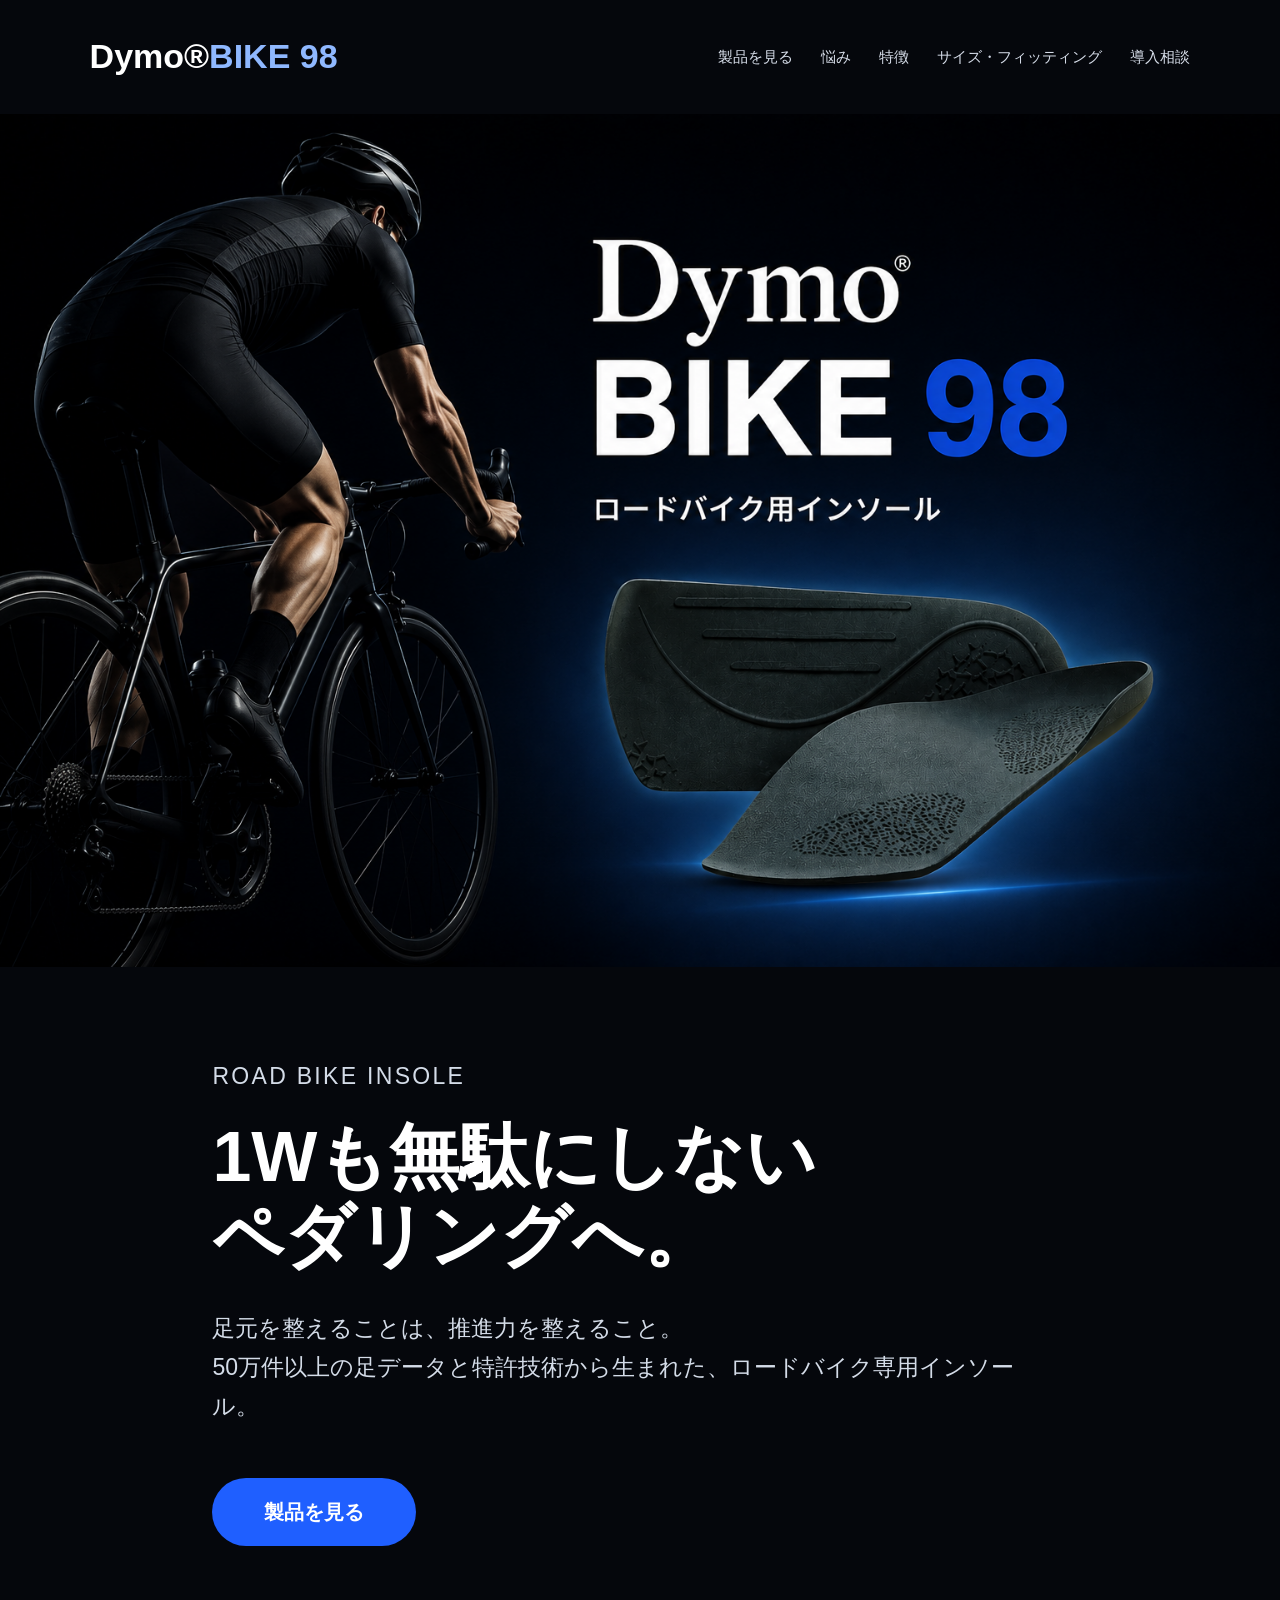
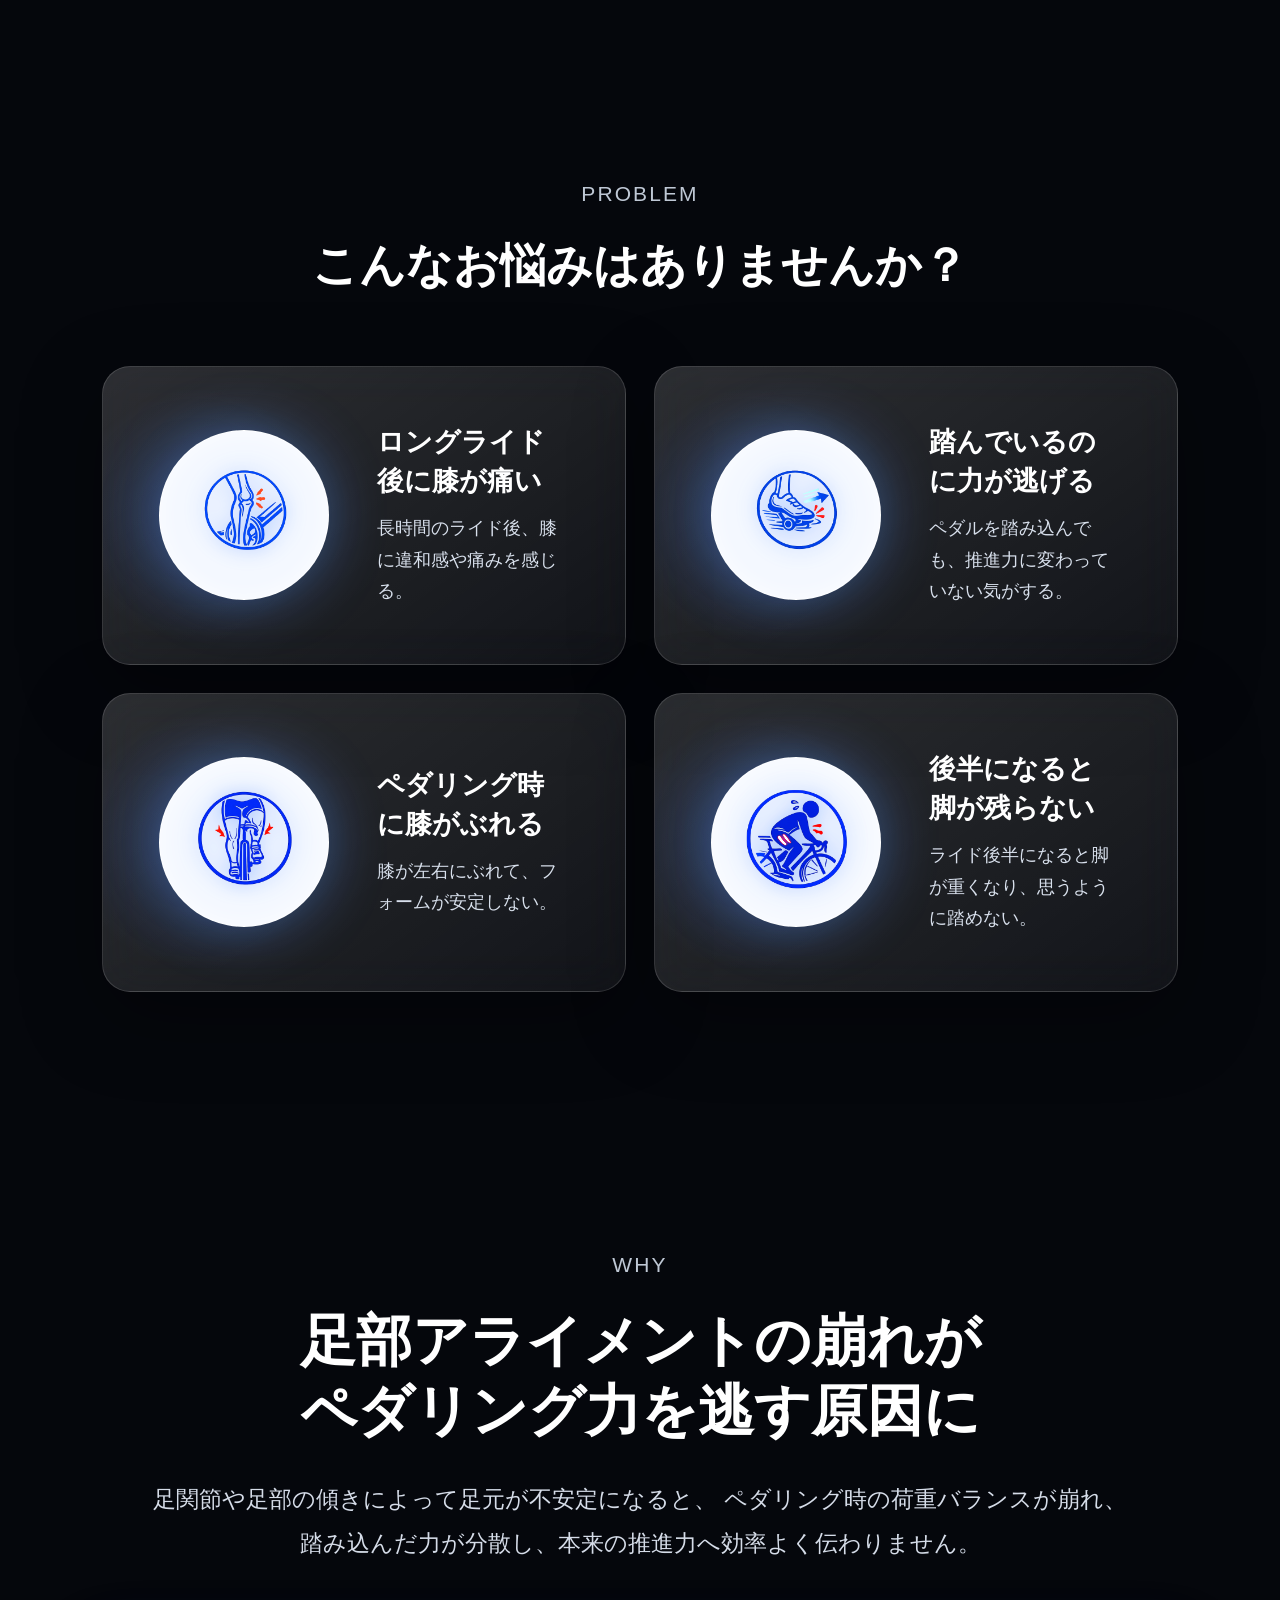
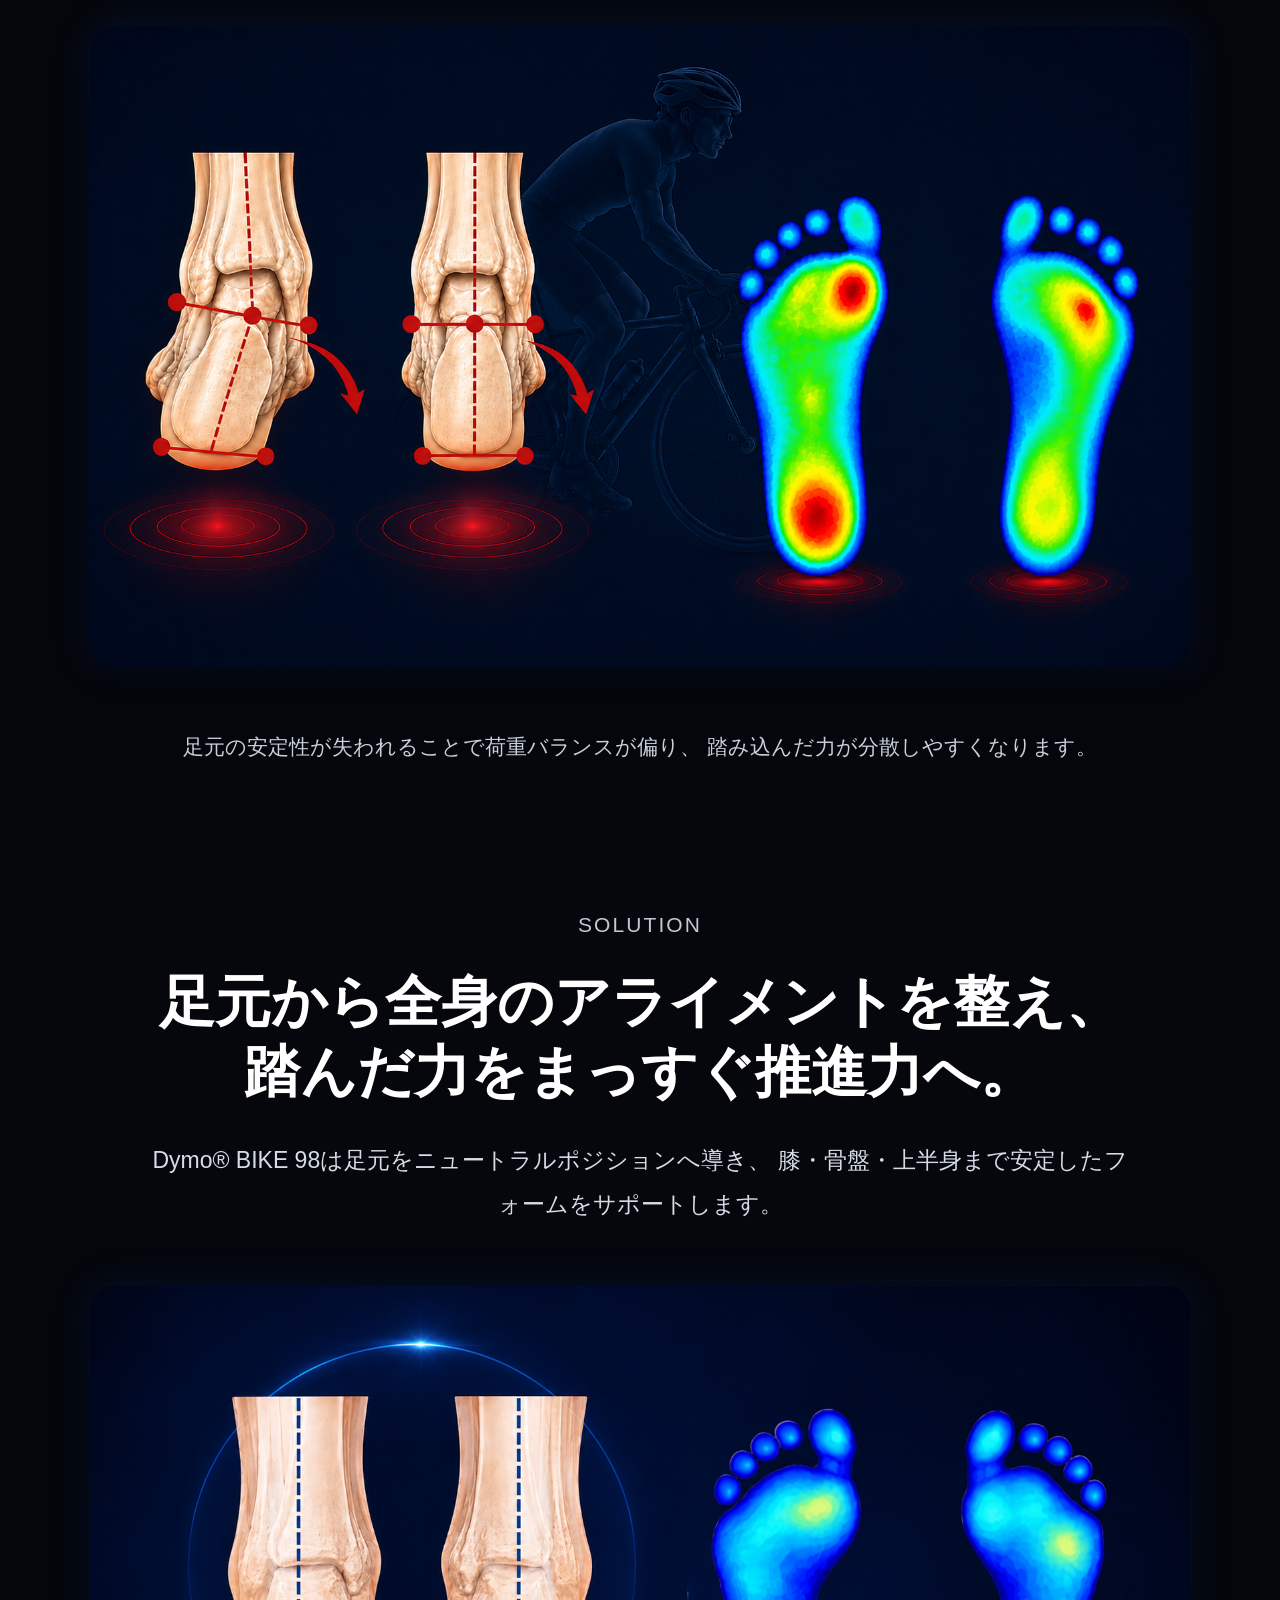
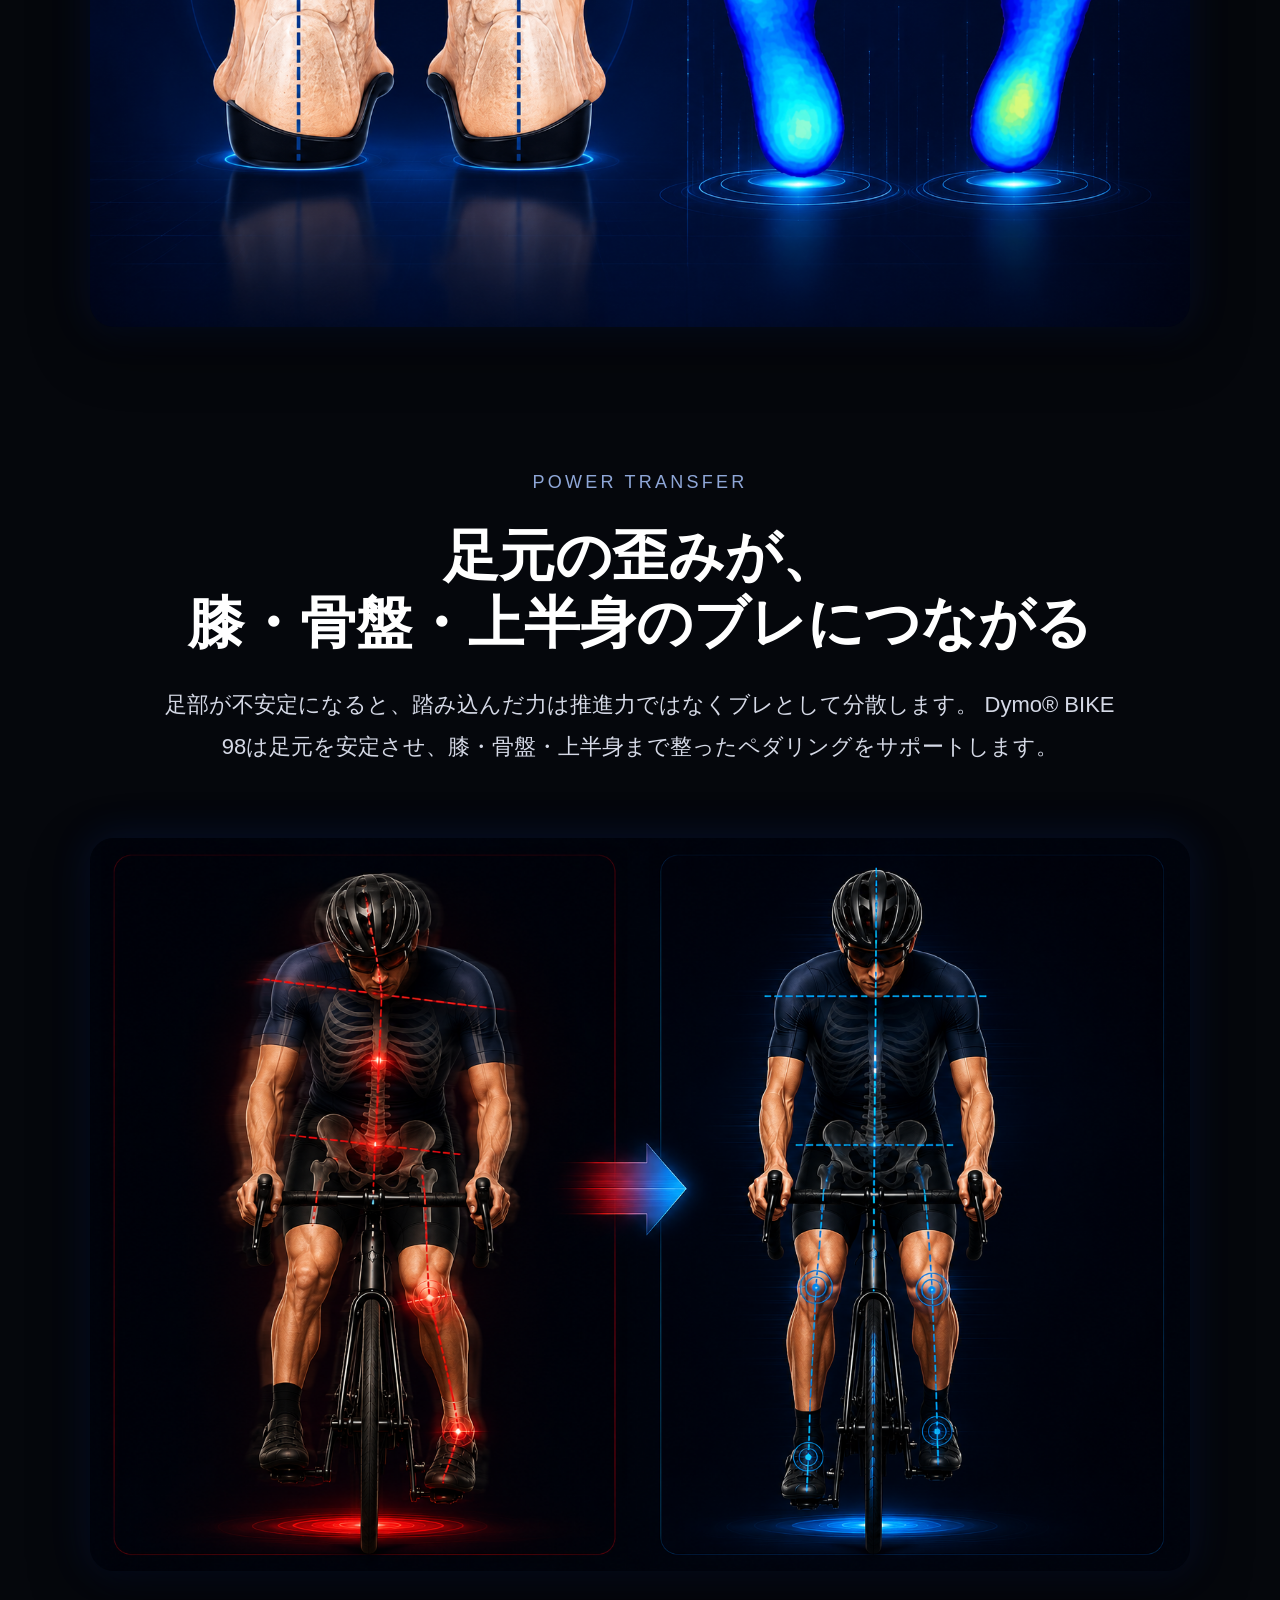
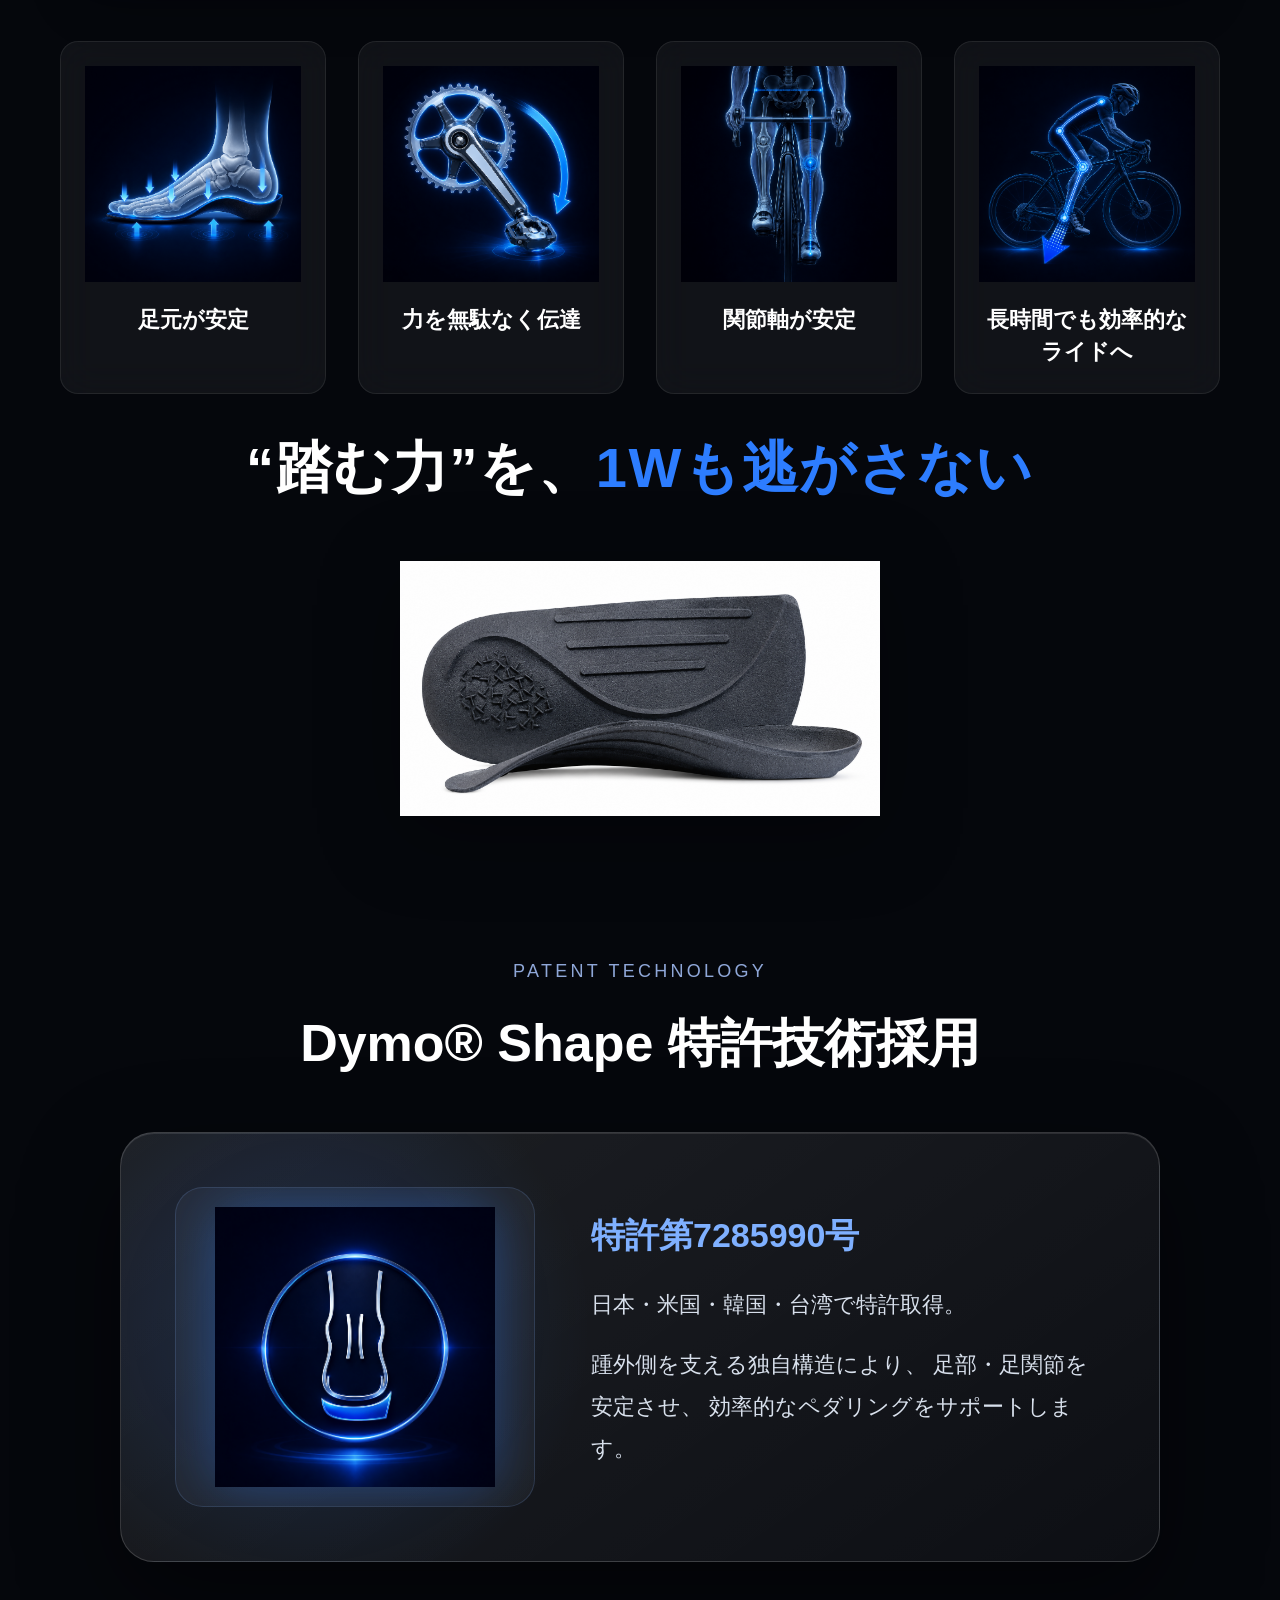
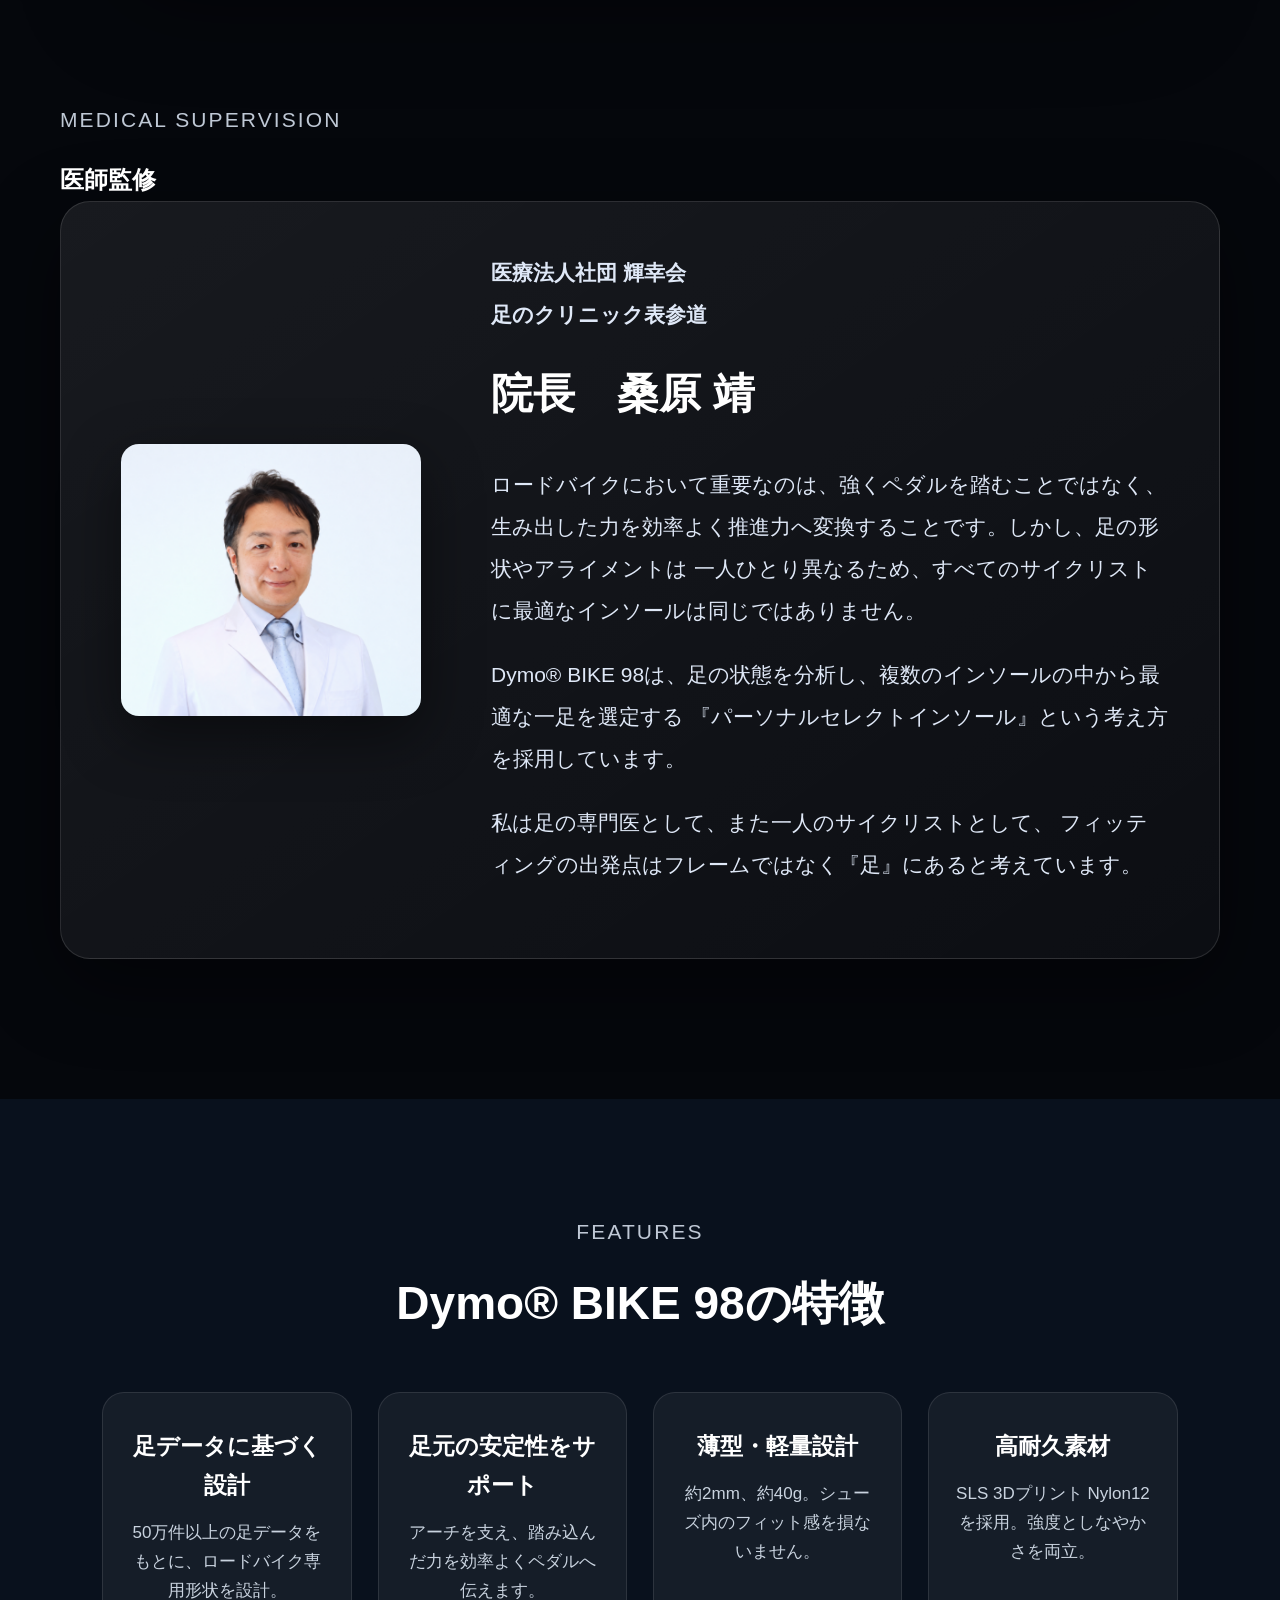
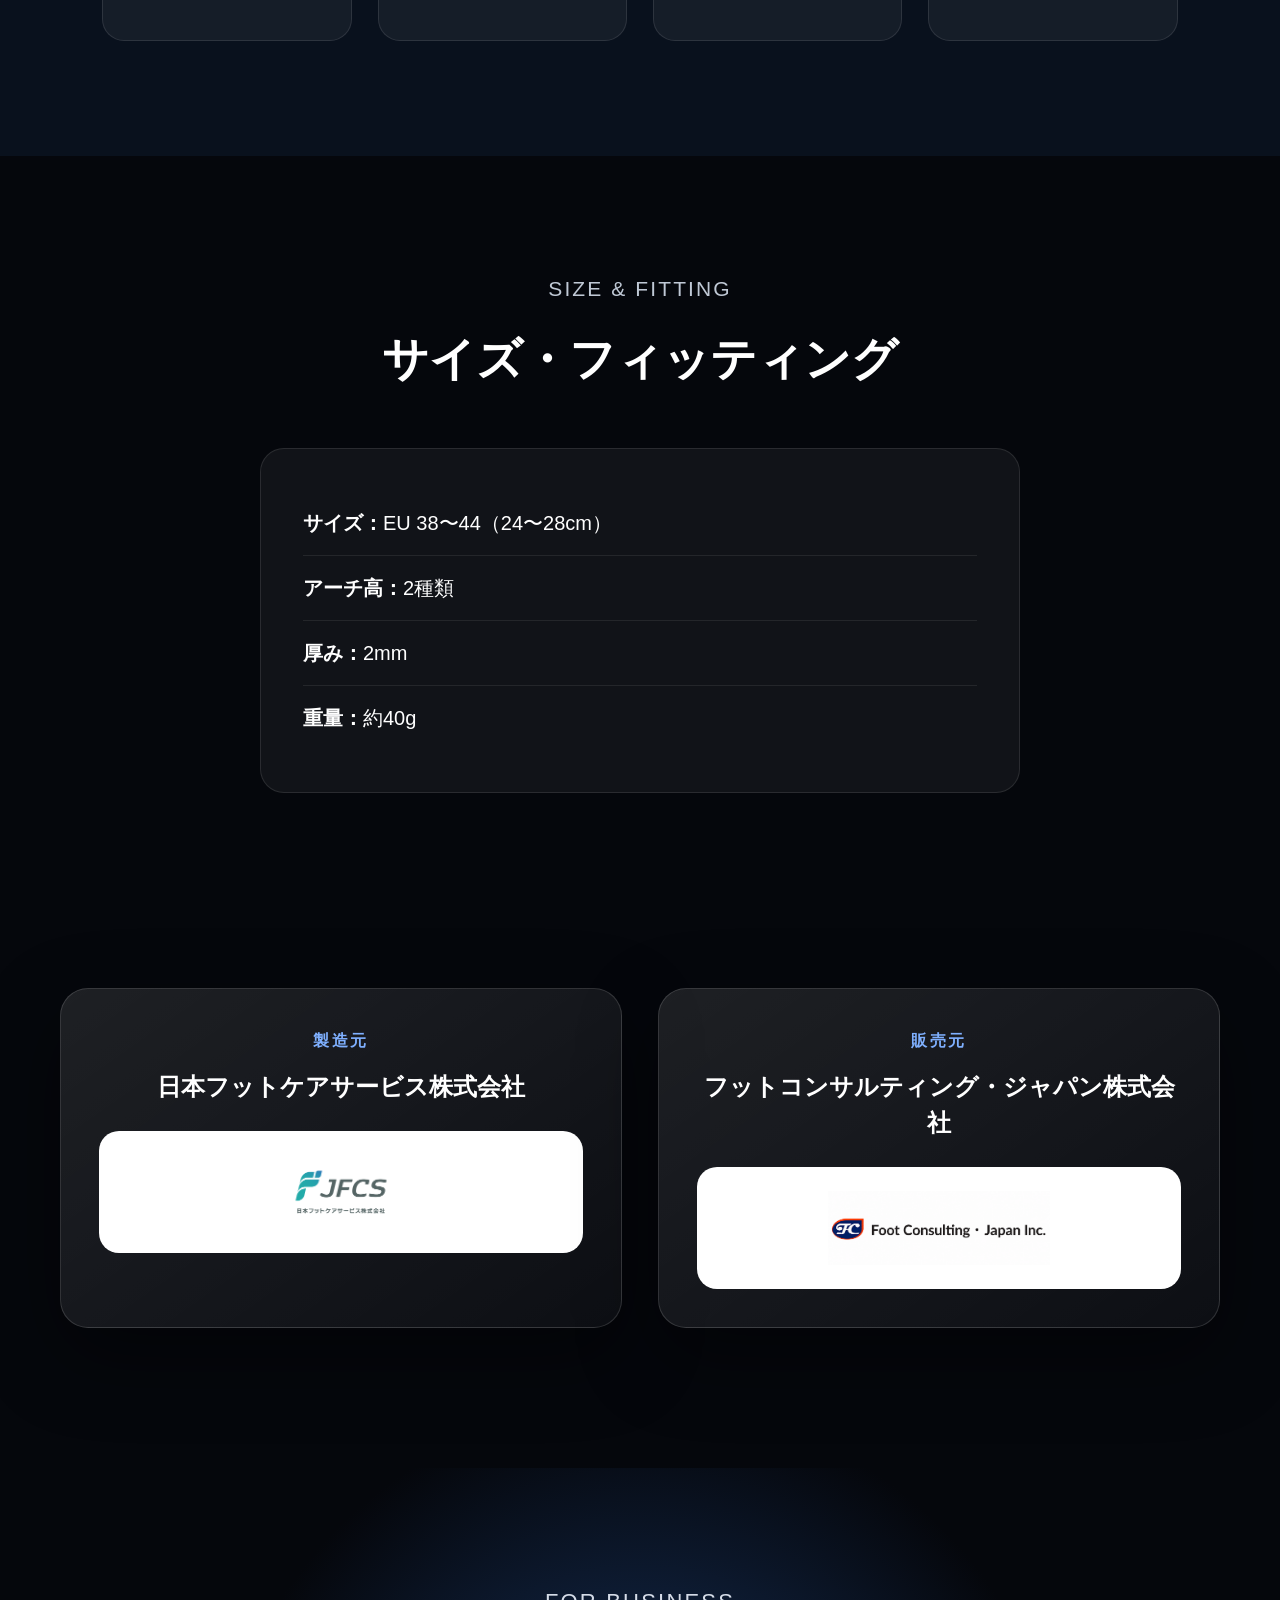
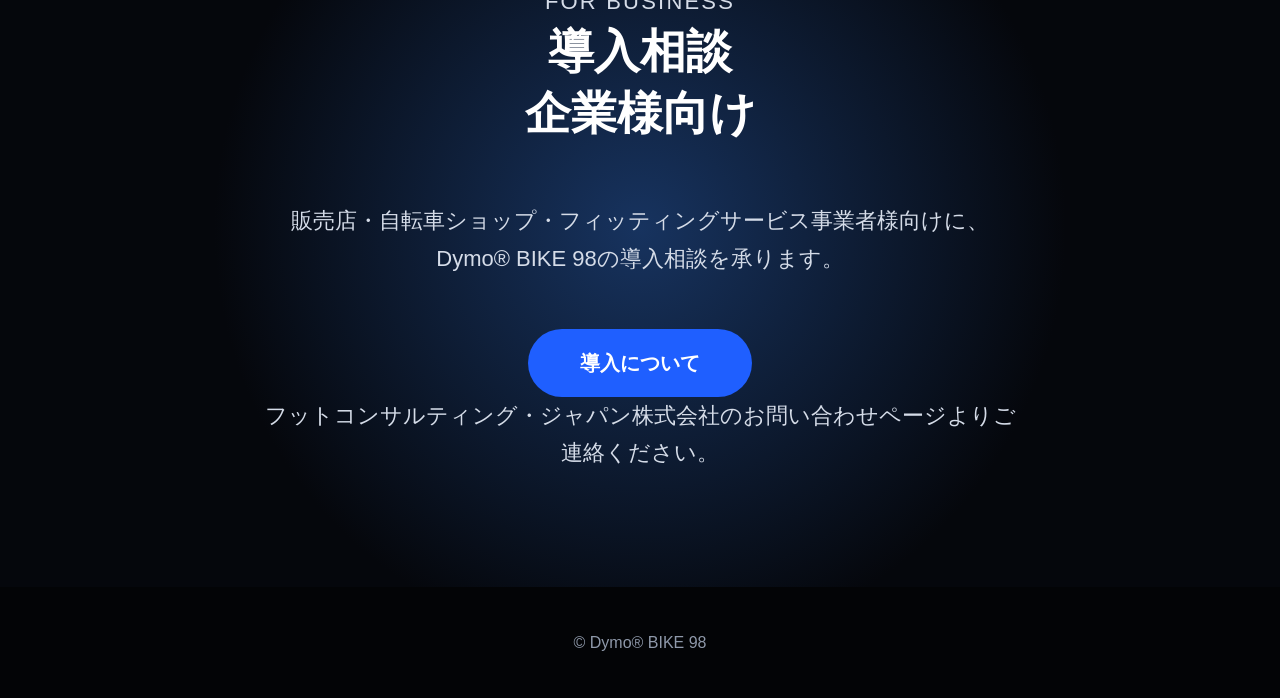
<file: index.html>
<!DOCTYPE html>
<html lang="ja">
<head>
  <meta charset="UTF-8">
  <meta name="viewport" content="width=device-width, initial-scale=1.0">
  <title>Dymo®︎ BIKE 98｜ロードバイク用インソール</title>
  <meta name="description" content="Dymo®︎ BIKE 98は、足元からペダリング効率を整えるロードバイク用インソールです。">
  <link rel="stylesheet" href="brand.css?v=20">
</head>

<body>
<header class="header">
  <a href="#" class="logo">Dymo®︎<span>BIKE 98</span></a>
  <nav class="nav">
    <a href="#product">製品を見る</a>
    <a href="#problem">悩み</a>
    <a href="#features">特徴</a>
    <a href="#fitting">サイズ・フィッティング</a>
    <a href="#business">導入相談</a>
  </nav>
</header>

<main>
  <section class="hero">
    <img src="images/Hero.png" alt="Dymo®︎ BIKE 98 ロードバイク用インソール">
  </section>

  <section id="product" class="intro">
    <p class="eyebrow">ROAD BIKE INSOLE</p>
    <h1>1Wも無駄にしない<br>ペダリングへ。</h1>
    <p>
      足元を整えることは、推進力を整えること。<br>
      50万件以上の足データと特許技術から生まれた、ロードバイク専用インソール。
    </p>
    <a href="#features" class="btn">製品を見る</a>
  </section>
<section id="problem" class="section problem-section">

  <p class="eyebrow">PROBLEM</p>
  <h2>こんなお悩みはありませんか？</h2>

  <div class="problem-cards">

    <article class="problem-card">
      <div class="problem-icon">
        <img src="images/icon3.png" alt="ロングライド後に膝が痛い">
      </div>

      <div class="problem-text">
        <h3>ロングライド後に膝が痛い</h3>
        <p>長時間のライド後、膝に違和感や痛みを感じる。</p>
      </div>
    </article>


    <article class="problem-card">
      <div class="problem-icon">
        <img src="images/icon4.png" alt="踏んでいるのに力が逃げる">
      </div>

      <div class="problem-text">
        <h3>踏んでいるのに力が逃げる</h3>
        <p>ペダルを踏み込んでも、推進力に変わっていない気がする。</p>
      </div>
    </article>


    <article class="problem-card">
      <div class="problem-icon">
        <img src="images/icon2.png" alt="ペダリング時に膝がぶれる">
      </div>

      <div class="problem-text">
        <h3>ペダリング時に膝がぶれる</h3>
        <p>膝が左右にぶれて、フォームが安定しない。</p>
      </div>
    </article>


    <article class="problem-card">
      <div class="problem-icon">
        <img src="images/icon1.png" alt="後半になると脚が残らない">
      </div>

      <div class="problem-text">
        <h3>後半になると脚が残らない</h3>
        <p>ライド後半になると脚が重くなり、思うように踏めない。</p>
      </div>
    </article>

  </div>

</section>

  </div>
<section class="mechanism-section">

  <p class="eyebrow">WHY</p>

  <h2>
    足部アライメントの崩れが<br>
    ペダリング力を逃す原因に
  </h2>

  <p class="mechanism-lead">
    足関節や足部の傾きによって足元が不安定になると、
    ペダリング時の荷重バランスが崩れ、
    踏み込んだ力が分散し、本来の推進力へ効率よく伝わりません。
  </p>

  <div class="image-placeholder image-placeholder-large">
    <div class="why-image">
    <img src="images/bad.png" alt="足部アライメントの崩れ">
</div>
  </div>

  <p class="mechanism-caption">
    足元の安定性が失われることで荷重バランスが偏り、
    踏み込んだ力が分散しやすくなります。
  </p>

</section>


<section class="mechanism-section">

  <p class="eyebrow">SOLUTION</p>

  <h2>
    足元から全身のアライメントを整え、<br>
    踏んだ力をまっすぐ推進力へ。
  </h2>

  <p class="mechanism-lead">
    Dymo®︎ BIKE 98は足元をニュートラルポジションへ導き、
    膝・骨盤・上半身まで安定したフォームをサポートします。
  </p>

  <div class="image-placeholder image-placeholder-tall">
<div class="solution-image">
    <img src="images/good.png" alt="足元から全身を整える">
</div>
  </div>

</section>
<section class="power-section">

  <p class="eyebrow">POWER TRANSFER</p>

  <h2>
    足元の歪みが、<br>
    膝・骨盤・上半身のブレにつながる
  </h2>

  <p class="mechanism-lead">
    足部が不安定になると、踏み込んだ力は推進力ではなくブレとして分散します。
    Dymo®︎ BIKE 98は足元を安定させ、膝・骨盤・上半身まで整ったペダリングをサポートします。
  </p>
  
<div class="power-wide-image">
  <img src="images/beforeafter.png" alt="Dymo®︎ BIKE 98 Before After">
</div>
  
<div class="power-benefits">

  <div class="benefit-card">
    <img src="images/benefit-foot.png" alt="足元が安定">
    <h3>足元が安定</h3>
  </div>

  <div class="benefit-card">
    <img src="images/benefit-power.png" alt="力を無駄なく伝達">
    <h3>力を無駄なく伝達</h3>
  </div>

  <div class="benefit-card">
    <img src="images/benefit-axis.png" alt="関節軸が安定">
    <h3>関節軸が安定</h3>
  </div>

  <div class="benefit-card">
    <img src="images/benefit-ride.png" alt="長時間でも効率的なライドへ">
    <h3>長時間でも効率的なライドへ</h3>
  </div>

</div>

<h2 class="power-catch">
  “踏む力”を、<span>1Wも逃がさない</span>
</h2>
<div class="product-showcase">
  <img src="images/insole.png" alt="Dymo®︎ BIKE98 Insole">
</div>
  
<section class="patent-section">

  <p class="eyebrow">PATENT TECHNOLOGY</p>

  <h2>Dymo® Shape 特許技術採用</h2>

  <div class="patent-content">

    <div class="patent-image">
      <img src="images/patent.png" alt="Dymo®︎ Shape Patent">
    </div>

    <div class="patent-text">

      <h3>特許第7285990号</h3>

      <p>
        日本・米国・韓国・台湾で特許取得。
      </p>

      <p>
        踵外側を支える独自構造により、
        足部・足関節を安定させ、
        効率的なペダリングをサポートします。
      </p>

    </div>

  </div>

</section>
</section>
<section class="doctor-section">

  <p class="eyebrow">MEDICAL SUPERVISION</p>

  <h2>医師監修</h2>

  <div class="doctor-content">

    <div class="doctor-image">
      <img src="images/doctor.png" alt="医師監修">
    </div>

    <div class="doctor-text">

      <p class="doctor-clinic">
        医療法人社団 輝幸会<br>
        足のクリニック表参道
      </p>

      <h3>院長　桑原 靖</h3>

      <p>
        ロードバイクにおいて重要なのは、強くペダルを踏むことではなく、
        生み出した力を効率よく推進力へ変換することです。しかし、足の形状やアライメントは
        一人ひとり異なるため、すべてのサイクリストに最適なインソールは同じではありません。
      </p>

      <p>
        Dymo® BIKE 98は、足の状態を分析し、複数のインソールの中から最適な一足を選定する
        『パーソナルセレクトインソール』という考え方を採用しています。
      </p>

      <p>
        私は足の専門医として、また一人のサイクリストとして、
        フィッティングの出発点はフレームではなく『足』にあると考えています。
      </p>

    </div>

  </div>

</section>
  <section id="features" class="section section-dark">
    <p class="eyebrow">FEATURES</p>
    <h2>Dymo®︎ BIKE 98の特徴</h2>
    <div class="cards">
      <div class="card">
        <h3>足データに基づく設計</h3>
        <p>50万件以上の足データをもとに、ロードバイク専用形状を設計。</p>
      </div>
      <div class="card">
        <h3>足元の安定性をサポート</h3>
        <p>アーチを支え、踏み込んだ力を効率よくペダルへ伝えます。</p>
      </div>
      <div class="card">
        <h3>薄型・軽量設計</h3>
        <p>約2mm、約40g。シューズ内のフィット感を損ないません。</p>
      </div>
      <div class="card">
        <h3>高耐久素材</h3>
        <p>SLS 3Dプリント Nylon12を採用。強度としなやかさを両立。</p>
      </div>
    </div>
  </section>

  <section id="fitting" class="section">
    <p class="eyebrow">SIZE & FITTING</p>
    <h2>サイズ・フィッティング</h2>
    <div class="spec">
      <p><strong>サイズ：</strong>EU 38〜44（24〜28cm）</p>
      <p><strong>アーチ高：</strong>2種類</p>
      <p><strong>厚み：</strong>2mm</p>
      <p><strong>重量：</strong>約40g</p>
    </div>
    
  </section>
<section class="company-links-section">

  <div class="company-links">

    <div class="company-card">
      <p class="company-role">製造元</p>
      <h3>日本フットケアサービス株式会社</h3>

      <a href="https://jpnfootcare.co.jp/" class="company-btn" target="_blank" rel="noopener">
        <img src="images/company-jfcs.png" alt="日本フットケアサービス株式会社">
      </a>
    </div>

    <div class="company-card">
      <p class="company-role">販売元</p>
      <h3>フットコンサルティング・ジャパン株式会社</h3>

      <a href="https://footconsul-jp.com/" class="company-btn" target="_blank" rel="noopener">
        <img src="images/company-fcj.png" alt="フットコンサルティング・ジャパン株式会社">
      </a>
    </div>

  </div>

</section>
  
  <section id="business" class="section business">
    <p class="eyebrow">FOR BUSINESS</p>
    <h2>導入相談<br>企業様向け</h2>
    <p>
      販売店・自転車ショップ・フィッティングサービス事業者様向けに、
      Dymo®︎ BIKE 98の導入相談を承ります。
    </p>
  <a href="https://footconsul-jp.com/" class="btn" target="_blank" rel="noopener">
  導入について
</a>
   <p class="intro-note">
  フットコンサルティング・ジャパン株式会社のお問い合わせページよりご連絡ください。
</p> 
  </section>
</main>

<footer class="footer">
  <p>© Dymo®︎ BIKE 98</p>
</footer>
</body>
</html>
</file>
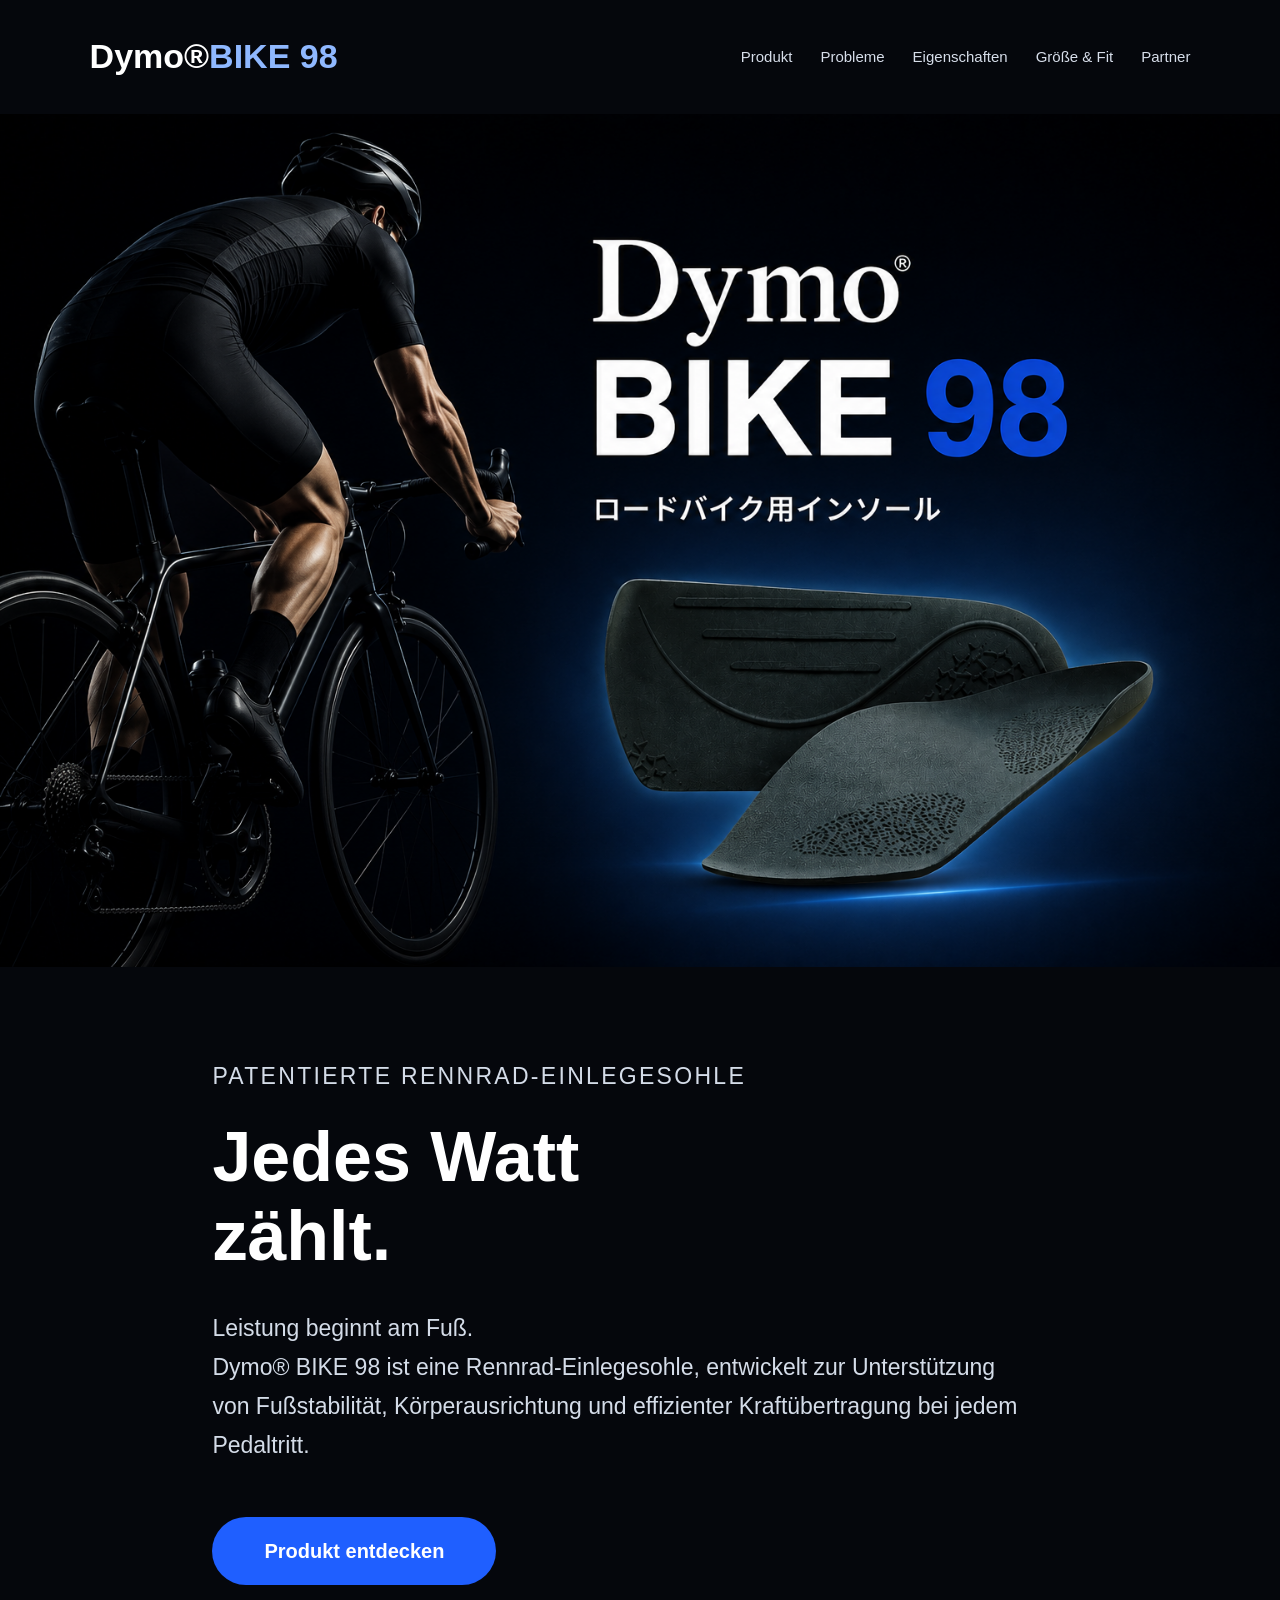
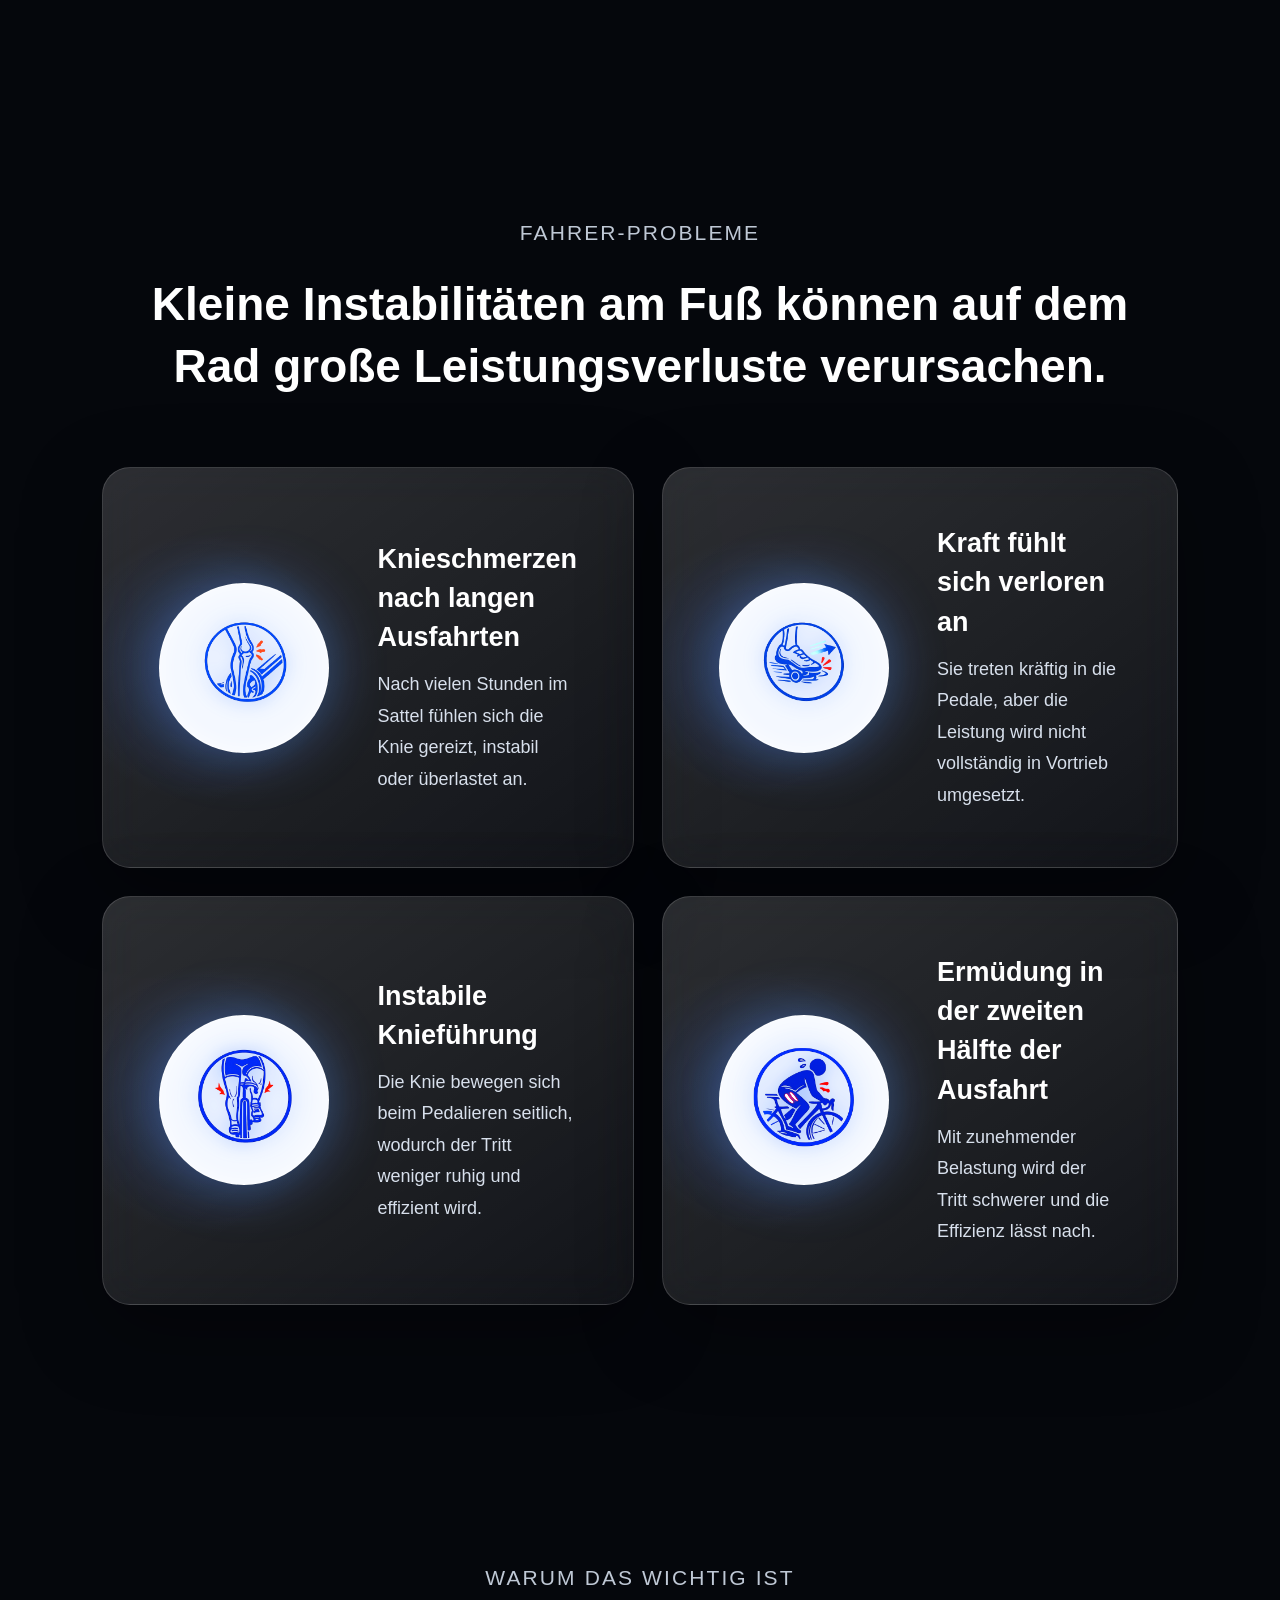
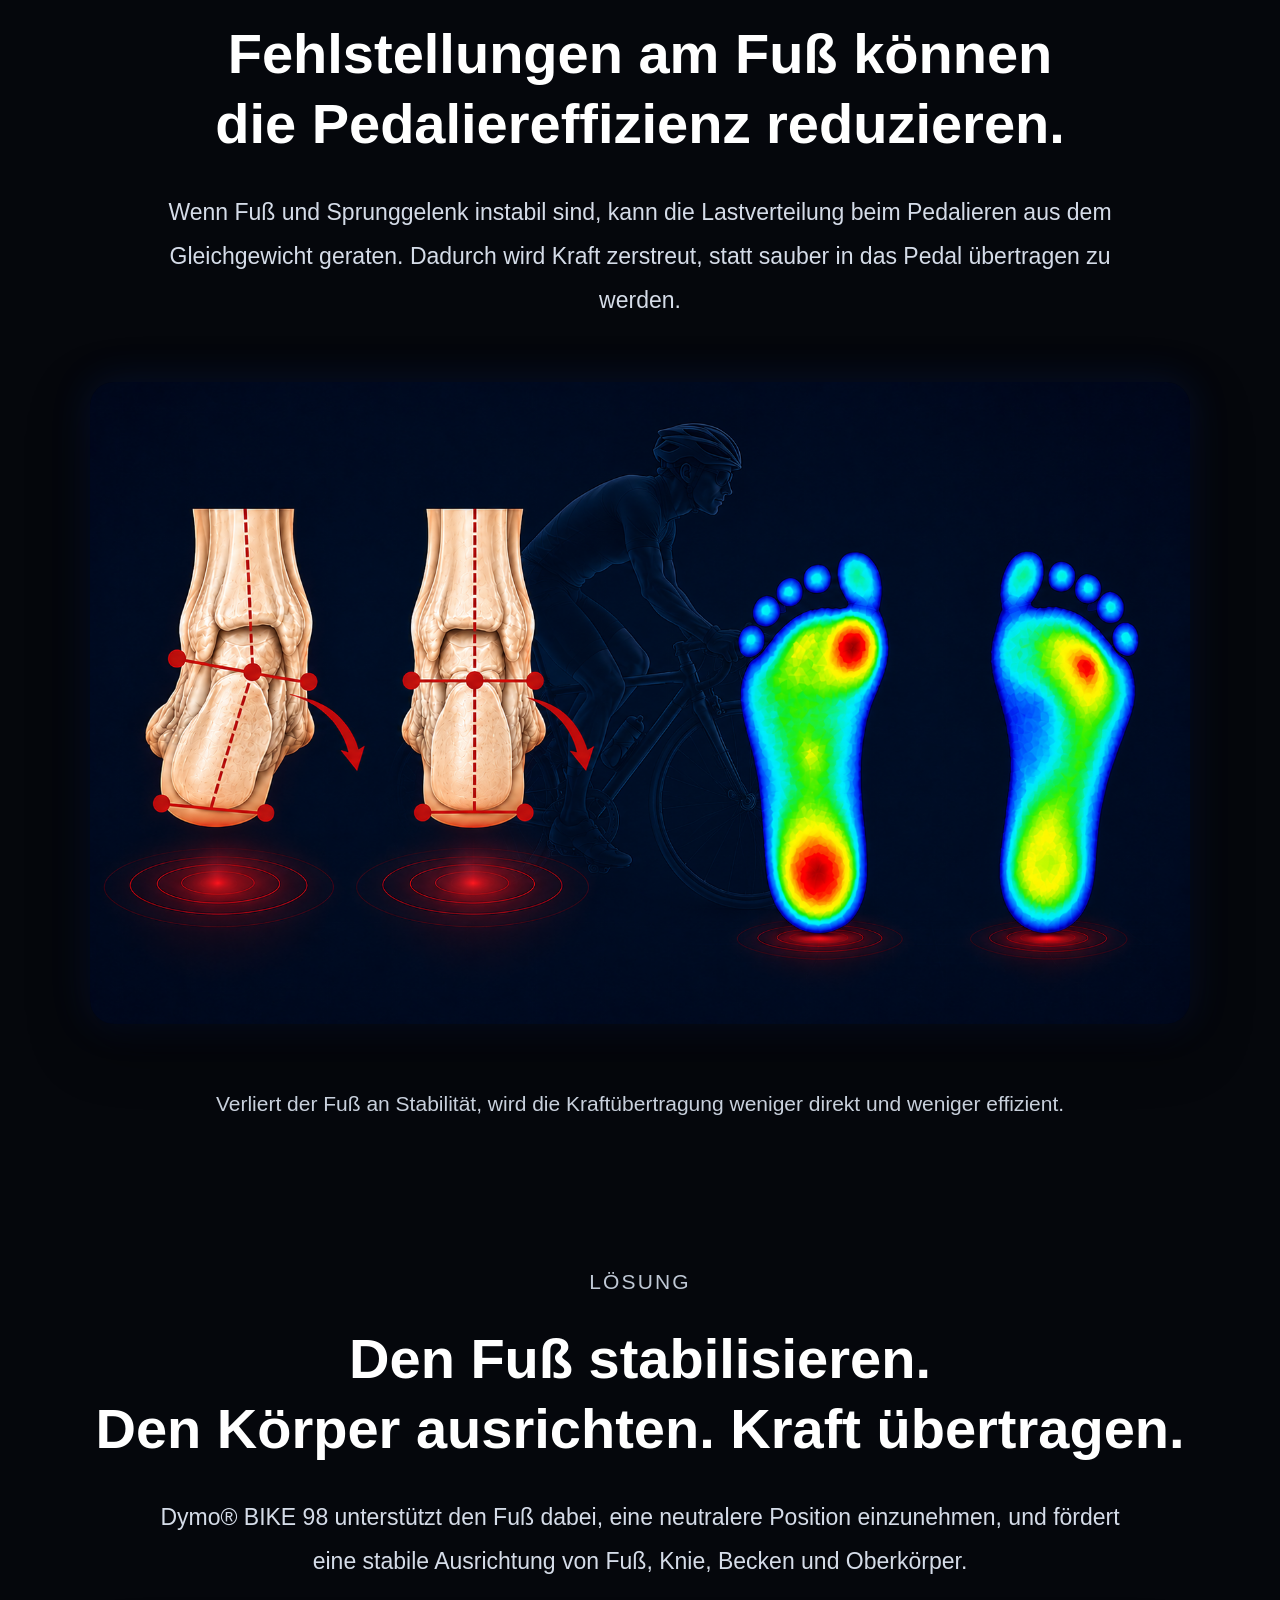
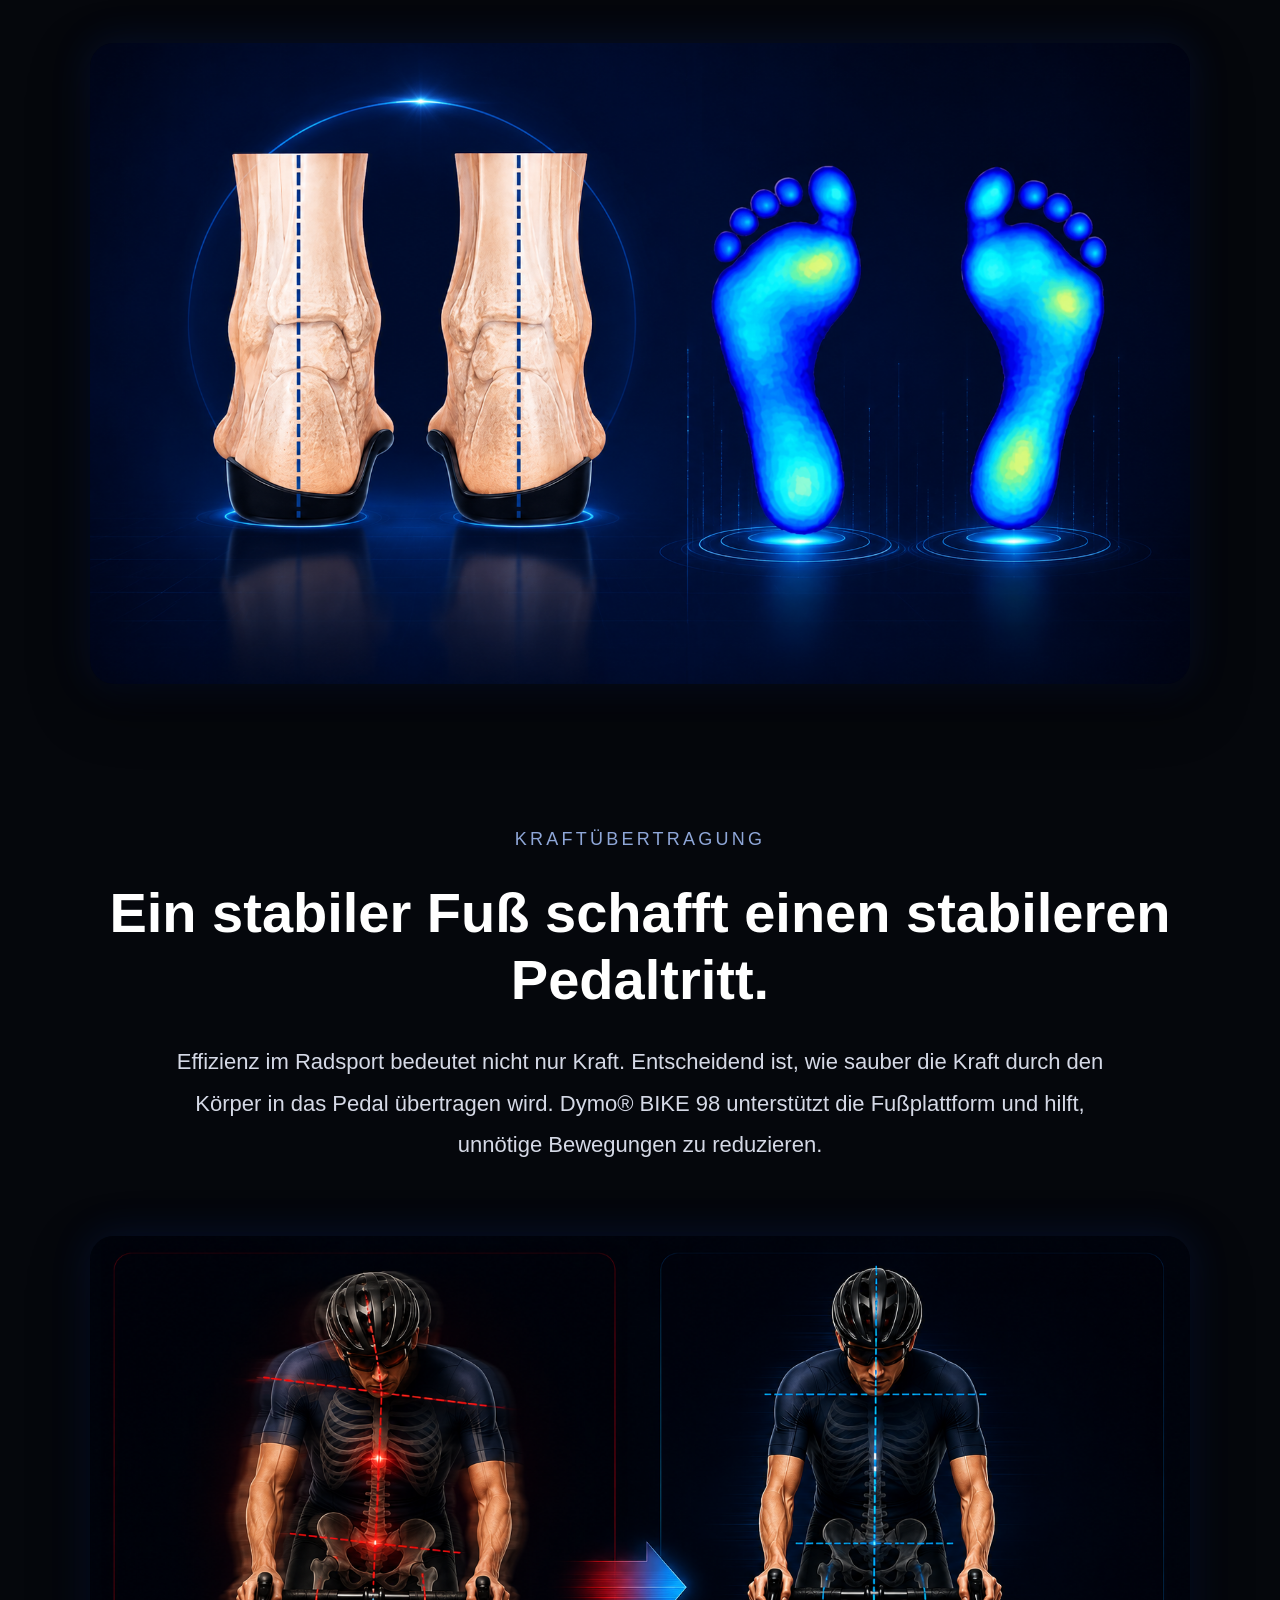
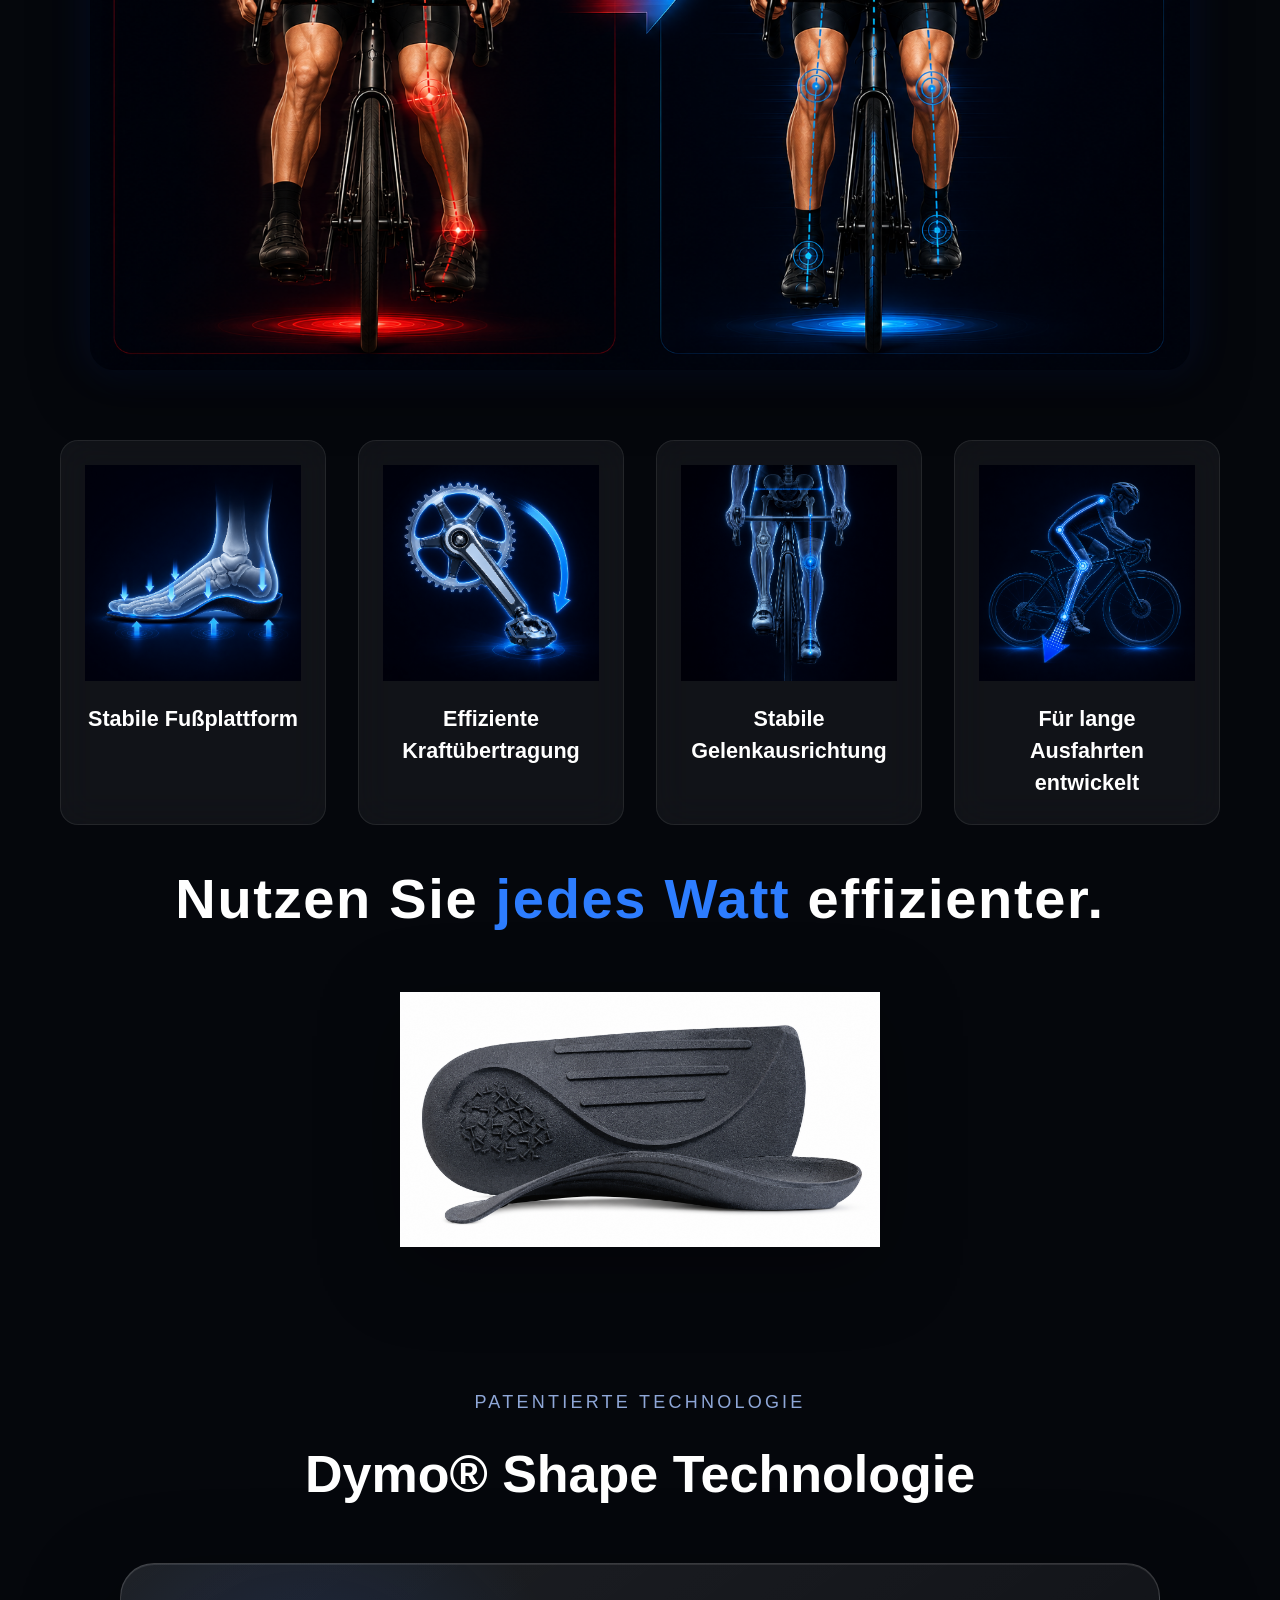
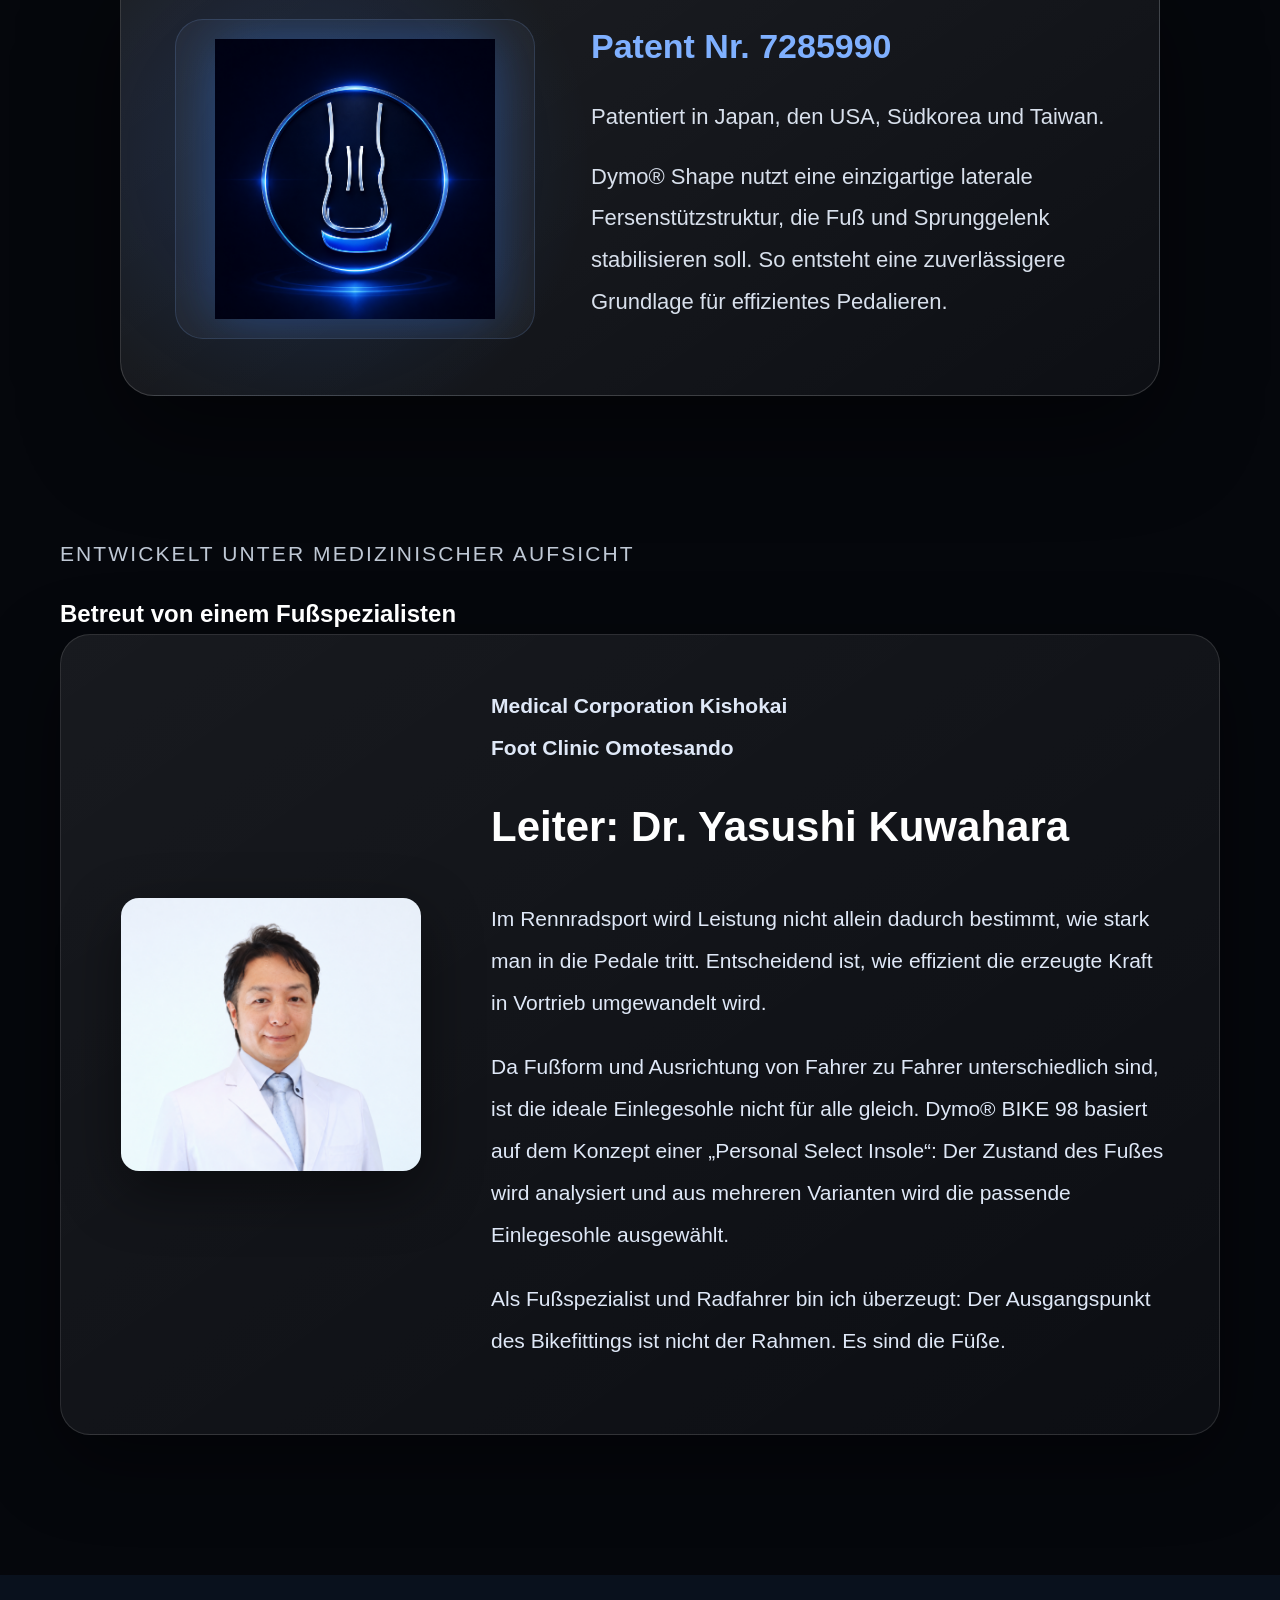
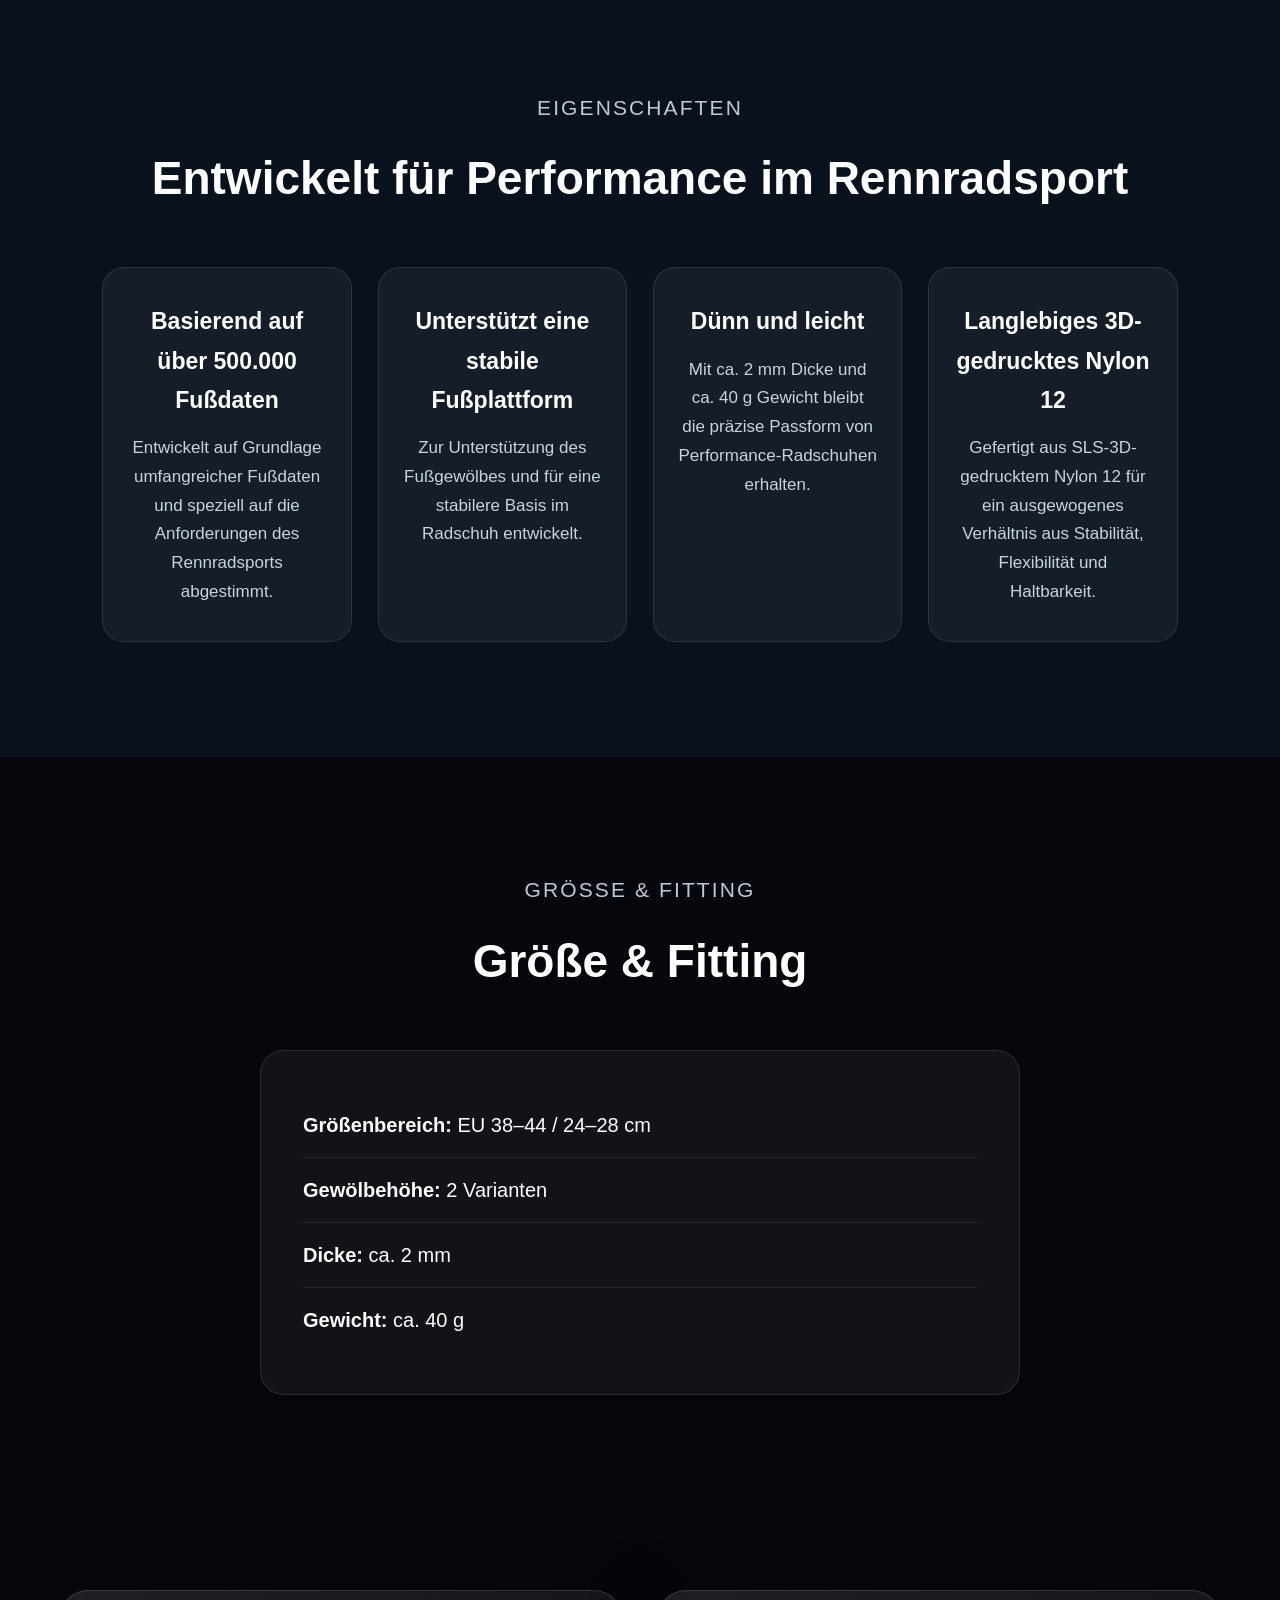
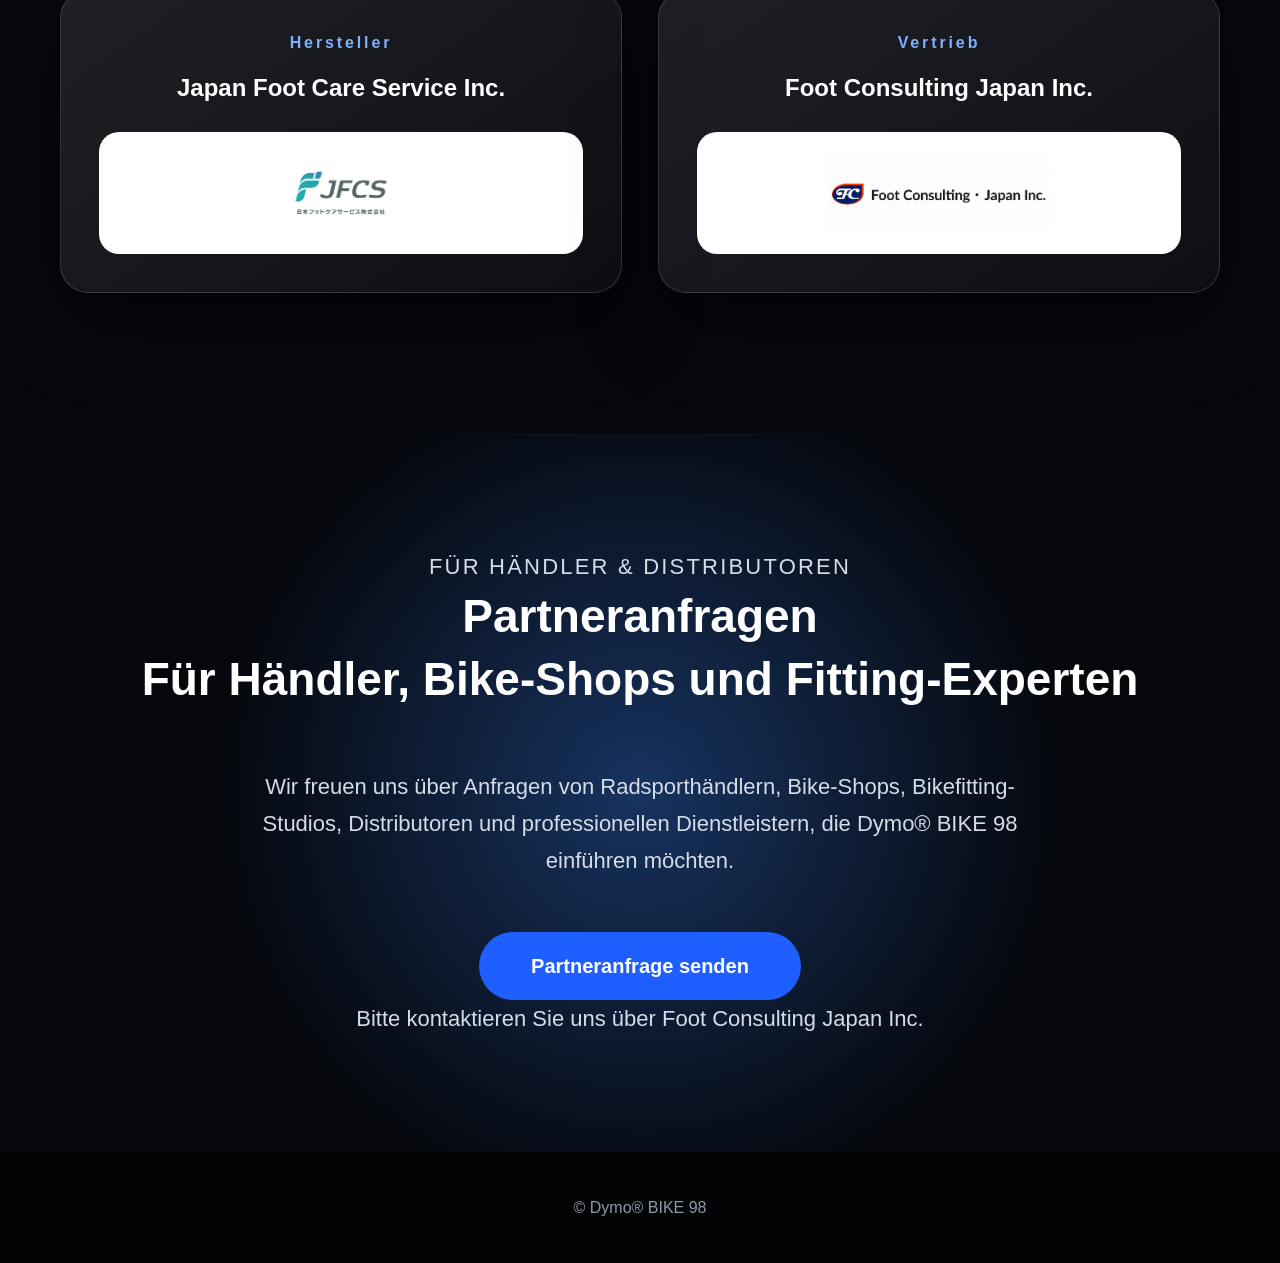
<file: de/index.html>
<!DOCTYPE html>
<html lang="de">
<head>
  <meta charset="UTF-8">
  <meta name="viewport" content="width=device-width, initial-scale=1.0">

  <title>Dymo® BIKE 98 | Patentierte Einlegesohle für Rennradfahrer</title>
  <meta name="description" content="Dymo® BIKE 98 ist eine patentierte Einlegesohle für Rennradfahrer, entwickelt zur Unterstützung von Fußstabilität, Körperausrichtung und effizienter Kraftübertragung.">

  <meta property="og:title" content="Dymo® BIKE 98 | Rennrad-Einlegesohle">
  <meta property="og:description" content="Patentierte Radsport-Einlegesohle zur Stabilisierung des Fußes, Unterstützung der Ausrichtung und effizienteren Kraftübertragung.">
  <meta property="og:image" content="https://jfcskm.github.io/Dymo-BIKE-98/images/Hero.png">
  <meta property="og:url" content="https://jfcskm.github.io/Dymo-BIKE-98/de/">
  <meta property="og:type" content="website">

  <link rel="canonical" href="https://jfcskm.github.io/Dymo-BIKE-98/de/">
  <link rel="stylesheet" href="../brand.css?v=20">
</head>

<body>
<header class="header">
  <a href="#" class="logo">Dymo®<span>BIKE 98</span></a>

  <nav class="nav">
    <a href="#product">Produkt</a>
    <a href="#problem">Probleme</a>
    <a href="#features">Eigenschaften</a>
    <a href="#fitting">Größe & Fit</a>
    <a href="#business">Partner</a>
  </nav>
</header>

<main>

  <section class="hero">
    <img src="../images/Hero.png" alt="Dymo BIKE 98 patentierte Rennrad-Einlegesohle für effiziente Kraftübertragung">
  </section>

  <section id="product" class="intro">
    <p class="eyebrow">PATENTIERTE RENNRAD-EINLEGESOHLE</p>

    <h1>Jedes Watt<br>zählt.</h1>

    <p>
      Leistung beginnt am Fuß.<br>
      Dymo® BIKE 98 ist eine Rennrad-Einlegesohle, entwickelt zur Unterstützung von Fußstabilität,
      Körperausrichtung und effizienter Kraftübertragung bei jedem Pedaltritt.
    </p>

    <a href="#features" class="btn">Produkt entdecken</a>
  </section>

  <section id="problem" class="section problem-section">
    <p class="eyebrow">FAHRER-PROBLEME</p>
    <h2>Kleine Instabilitäten am Fuß können auf dem Rad große Leistungsverluste verursachen.</h2>

    <div class="problem-cards">

      <article class="problem-card">
        <div class="problem-icon">
          <img src="../images/icon3.png" alt="Knieschmerzen nach langen Ausfahrten">
        </div>
        <div class="problem-text">
          <h3>Knieschmerzen nach langen Ausfahrten</h3>
          <p>Nach vielen Stunden im Sattel fühlen sich die Knie gereizt, instabil oder überlastet an.</p>
        </div>
      </article>

      <article class="problem-card">
        <div class="problem-icon">
          <img src="../images/icon4.png" alt="Kraftverlust beim Pedalieren">
        </div>
        <div class="problem-text">
          <h3>Kraft fühlt sich verloren an</h3>
          <p>Sie treten kräftig in die Pedale, aber die Leistung wird nicht vollständig in Vortrieb umgesetzt.</p>
        </div>
      </article>

      <article class="problem-card">
        <div class="problem-icon">
          <img src="../images/icon2.png" alt="Instabile Knieführung beim Radfahren">
        </div>
        <div class="problem-text">
          <h3>Instabile Knieführung</h3>
          <p>Die Knie bewegen sich beim Pedalieren seitlich, wodurch der Tritt weniger ruhig und effizient wird.</p>
        </div>
      </article>

      <article class="problem-card">
        <div class="problem-icon">
          <img src="../images/icon1.png" alt="Ermüdung in der zweiten Hälfte einer Ausfahrt">
        </div>
        <div class="problem-text">
          <h3>Ermüdung in der zweiten Hälfte der Ausfahrt</h3>
          <p>Mit zunehmender Belastung wird der Tritt schwerer und die Effizienz lässt nach.</p>
        </div>
      </article>

    </div>
  </section>

  <section class="mechanism-section">
    <p class="eyebrow">WARUM DAS WICHTIG IST</p>

    <h2>
      Fehlstellungen am Fuß können<br>
      die Pedaliereffizienz reduzieren.
    </h2>

    <p class="mechanism-lead">
      Wenn Fuß und Sprunggelenk instabil sind, kann die Lastverteilung beim Pedalieren aus dem Gleichgewicht geraten.
      Dadurch wird Kraft zerstreut, statt sauber in das Pedal übertragen zu werden.
    </p>

    <div class="image-placeholder image-placeholder-large">
      <div class="why-image">
        <img src="../images/bad.png" alt="Darstellung einer ungünstigen Fußausrichtung beim Radfahren">
      </div>
    </div>

    <p class="mechanism-caption">
      Verliert der Fuß an Stabilität, wird die Kraftübertragung weniger direkt und weniger effizient.
    </p>
  </section>

  <section class="mechanism-section">
    <p class="eyebrow">LÖSUNG</p>

    <h2>
      Den Fuß stabilisieren.<br>
      Den Körper ausrichten. Kraft übertragen.
    </h2>

    <p class="mechanism-lead">
      Dymo® BIKE 98 unterstützt den Fuß dabei, eine neutralere Position einzunehmen,
      und fördert eine stabile Ausrichtung von Fuß, Knie, Becken und Oberkörper.
    </p>

    <div class="image-placeholder image-placeholder-tall">
      <div class="solution-image">
        <img src="../images/good.png" alt="Verbesserte Ausrichtung vom Fuß bis zum Oberkörper beim Radfahren">
      </div>
    </div>
  </section>

  <section class="power-section">
    <p class="eyebrow">KRAFTÜBERTRAGUNG</p>

    <h2>
      Ein stabiler Fuß schafft einen stabileren Pedaltritt.
    </h2>

    <p class="mechanism-lead">
      Effizienz im Radsport bedeutet nicht nur Kraft. Entscheidend ist, wie sauber die Kraft durch den Körper
      in das Pedal übertragen wird. Dymo® BIKE 98 unterstützt die Fußplattform und hilft,
      unnötige Bewegungen zu reduzieren.
    </p>

    <div class="power-wide-image">
      <img src="../images/beforeafter.png" alt="Vorher-Nachher-Vergleich der Körperausrichtung mit Dymo BIKE 98">
    </div>

    <div class="power-benefits">

      <div class="benefit-card">
        <img src="../images/benefit-foot.png" alt="Stabile Fußplattform">
        <h3>Stabile Fußplattform</h3>
      </div>

      <div class="benefit-card">
        <img src="../images/benefit-power.png" alt="Effiziente Kraftübertragung beim Radfahren">
        <h3>Effiziente Kraftübertragung</h3>
      </div>

      <div class="benefit-card">
        <img src="../images/benefit-axis.png" alt="Stabile Gelenkausrichtung">
        <h3>Stabile Gelenkausrichtung</h3>
      </div>

      <div class="benefit-card">
        <img src="../images/benefit-ride.png" alt="Effizienteres Fahren auf langen Strecken">
        <h3>Für lange Ausfahrten entwickelt</h3>
      </div>

    </div>

    <h2 class="power-catch">
      Nutzen Sie <span>jedes Watt</span> effizienter.
    </h2>

    <div class="product-showcase">
      <img src="../images/insole.png" alt="Dymo BIKE 98 Rennrad-Einlegesohle Produktbild">
    </div>

    <section class="patent-section">
      <p class="eyebrow">PATENTIERTE TECHNOLOGIE</p>

      <h2>Dymo® Shape Technologie</h2>

      <div class="patent-content">

        <div class="patent-image">
          <img src="../images/patent.png" alt="Patentierte Fersenstützstruktur der Dymo Shape Technologie">
        </div>

        <div class="patent-text">
          <h3>Patent Nr. 7285990</h3>

          <p>
            Patentiert in Japan, den USA, Südkorea und Taiwan.
          </p>

          <p>
            Dymo® Shape nutzt eine einzigartige laterale Fersenstützstruktur,
            die Fuß und Sprunggelenk stabilisieren soll. So entsteht eine zuverlässigere Grundlage
            für effizientes Pedalieren.
          </p>
        </div>

      </div>
    </section>

  </section>

  <section class="doctor-section">
    <p class="eyebrow">ENTWICKELT UNTER MEDIZINISCHER AUFSICHT</p>

    <h2>Betreut von einem Fußspezialisten</h2>

    <div class="doctor-content">

      <div class="doctor-image">
        <img src="../images/doctor.png" alt="Dr. Yasushi Kuwahara Fußspezialist betreut Dymo BIKE 98">
      </div>

      <div class="doctor-text">

        <p class="doctor-clinic">
          Medical Corporation Kishokai<br>
          Foot Clinic Omotesando
        </p>

        <h3>Leiter: Dr. Yasushi Kuwahara</h3>

        <p>
          Im Rennradsport wird Leistung nicht allein dadurch bestimmt, wie stark man in die Pedale tritt.
          Entscheidend ist, wie effizient die erzeugte Kraft in Vortrieb umgewandelt wird.
        </p>

        <p>
          Da Fußform und Ausrichtung von Fahrer zu Fahrer unterschiedlich sind, ist die ideale Einlegesohle
          nicht für alle gleich. Dymo® BIKE 98 basiert auf dem Konzept einer „Personal Select Insole“:
          Der Zustand des Fußes wird analysiert und aus mehreren Varianten wird die passende Einlegesohle ausgewählt.
        </p>

        <p>
          Als Fußspezialist und Radfahrer bin ich überzeugt:
          Der Ausgangspunkt des Bikefittings ist nicht der Rahmen. Es sind die Füße.
        </p>

      </div>

    </div>
  </section>

  <section id="features" class="section section-dark">
    <p class="eyebrow">EIGENSCHAFTEN</p>
    <h2>Entwickelt für Performance im Rennradsport</h2>

    <div class="cards">

      <div class="card">
        <h3>Basierend auf über 500.000 Fußdaten</h3>
        <p>Entwickelt auf Grundlage umfangreicher Fußdaten und speziell auf die Anforderungen des Rennradsports abgestimmt.</p>
      </div>

      <div class="card">
        <h3>Unterstützt eine stabile Fußplattform</h3>
        <p>Zur Unterstützung des Fußgewölbes und für eine stabilere Basis im Radschuh entwickelt.</p>
      </div>

      <div class="card">
        <h3>Dünn und leicht</h3>
        <p>Mit ca. 2 mm Dicke und ca. 40 g Gewicht bleibt die präzise Passform von Performance-Radschuhen erhalten.</p>
      </div>

      <div class="card">
        <h3>Langlebiges 3D-gedrucktes Nylon 12</h3>
        <p>Gefertigt aus SLS-3D-gedrucktem Nylon 12 für ein ausgewogenes Verhältnis aus Stabilität, Flexibilität und Haltbarkeit.</p>
      </div>

    </div>
  </section>

  <section id="fitting" class="section">
    <p class="eyebrow">GRÖSSE & FITTING</p>
    <h2>Größe & Fitting</h2>

    <div class="spec">
      <p><strong>Größenbereich:</strong> EU 38–44 / 24–28 cm</p>
      <p><strong>Gewölbehöhe:</strong> 2 Varianten</p>
      <p><strong>Dicke:</strong> ca. 2 mm</p>
      <p><strong>Gewicht:</strong> ca. 40 g</p>
    </div>
  </section>

  <section class="company-links-section">
    <div class="company-links">

      <div class="company-card">
        <p class="company-role">Hersteller</p>
        <h3>Japan Foot Care Service Inc.</h3>

        <a href="https://jpnfootcare.co.jp/" class="company-btn" target="_blank" rel="noopener">
          <img src="../images/company-jfcs.png" alt="Offizielle Website von Japan Foot Care Service Inc.">
        </a>
      </div>

      <div class="company-card">
        <p class="company-role">Vertrieb</p>
        <h3>Foot Consulting Japan Inc.</h3>

        <a href="https://footconsul-jp.com/" class="company-btn" target="_blank" rel="noopener">
          <img src="../images/company-fcj.png" alt="Offizielle Website von Foot Consulting Japan Inc.">
        </a>
      </div>

    </div>
  </section>

  <section id="business" class="section business">
    <p class="eyebrow">FÜR HÄNDLER & DISTRIBUTOREN</p>

    <h2>
      Partneranfragen<br>
      Für Händler, Bike-Shops und Fitting-Experten
    </h2>

    <p>
      Wir freuen uns über Anfragen von Radsporthändlern, Bike-Shops, Bikefitting-Studios,
      Distributoren und professionellen Dienstleistern, die Dymo® BIKE 98 einführen möchten.
    </p>

    <a href="https://footconsul-jp.com/" class="btn" target="_blank" rel="noopener">
      Partneranfrage senden
    </a>

    <p class="intro-note">
      Bitte kontaktieren Sie uns über Foot Consulting Japan Inc.
    </p>
  </section>

</main>

<footer class="footer">
  <p>© Dymo® BIKE 98</p>
</footer>

</body>
</html>
</file>
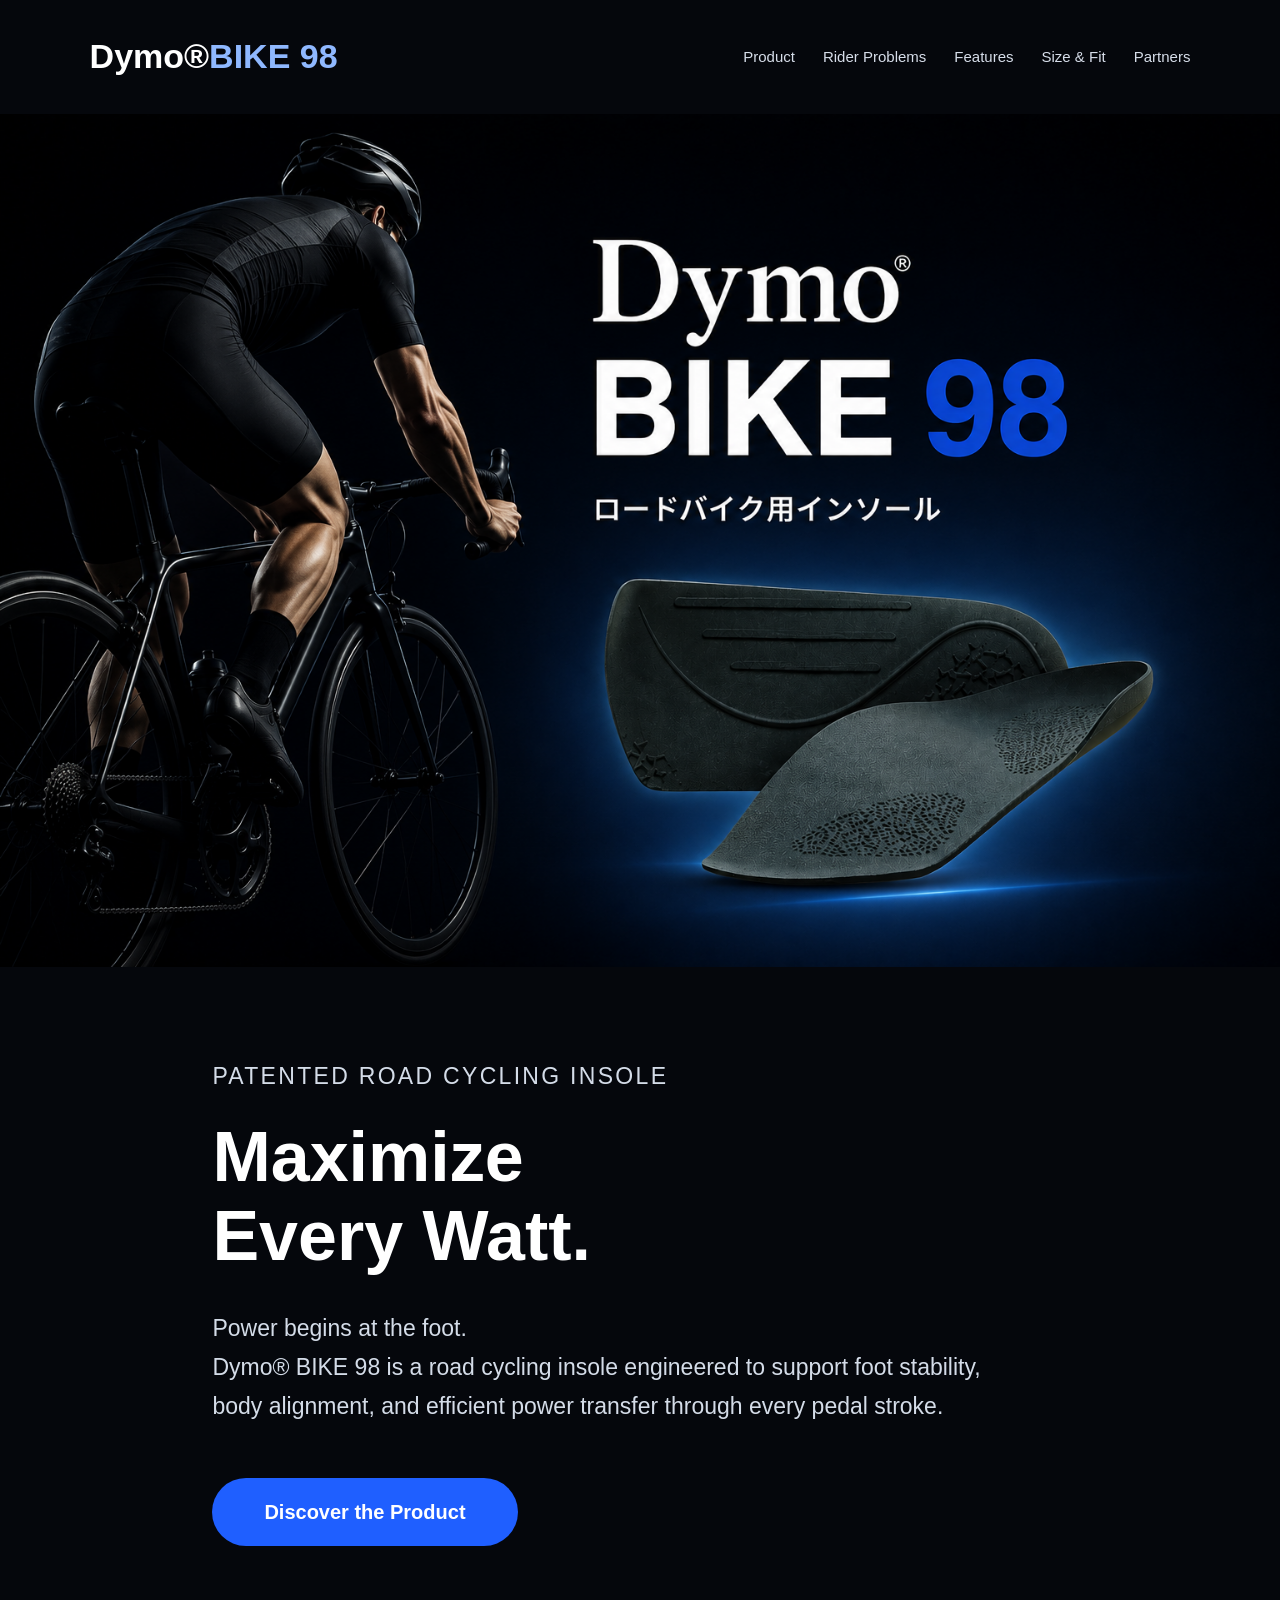
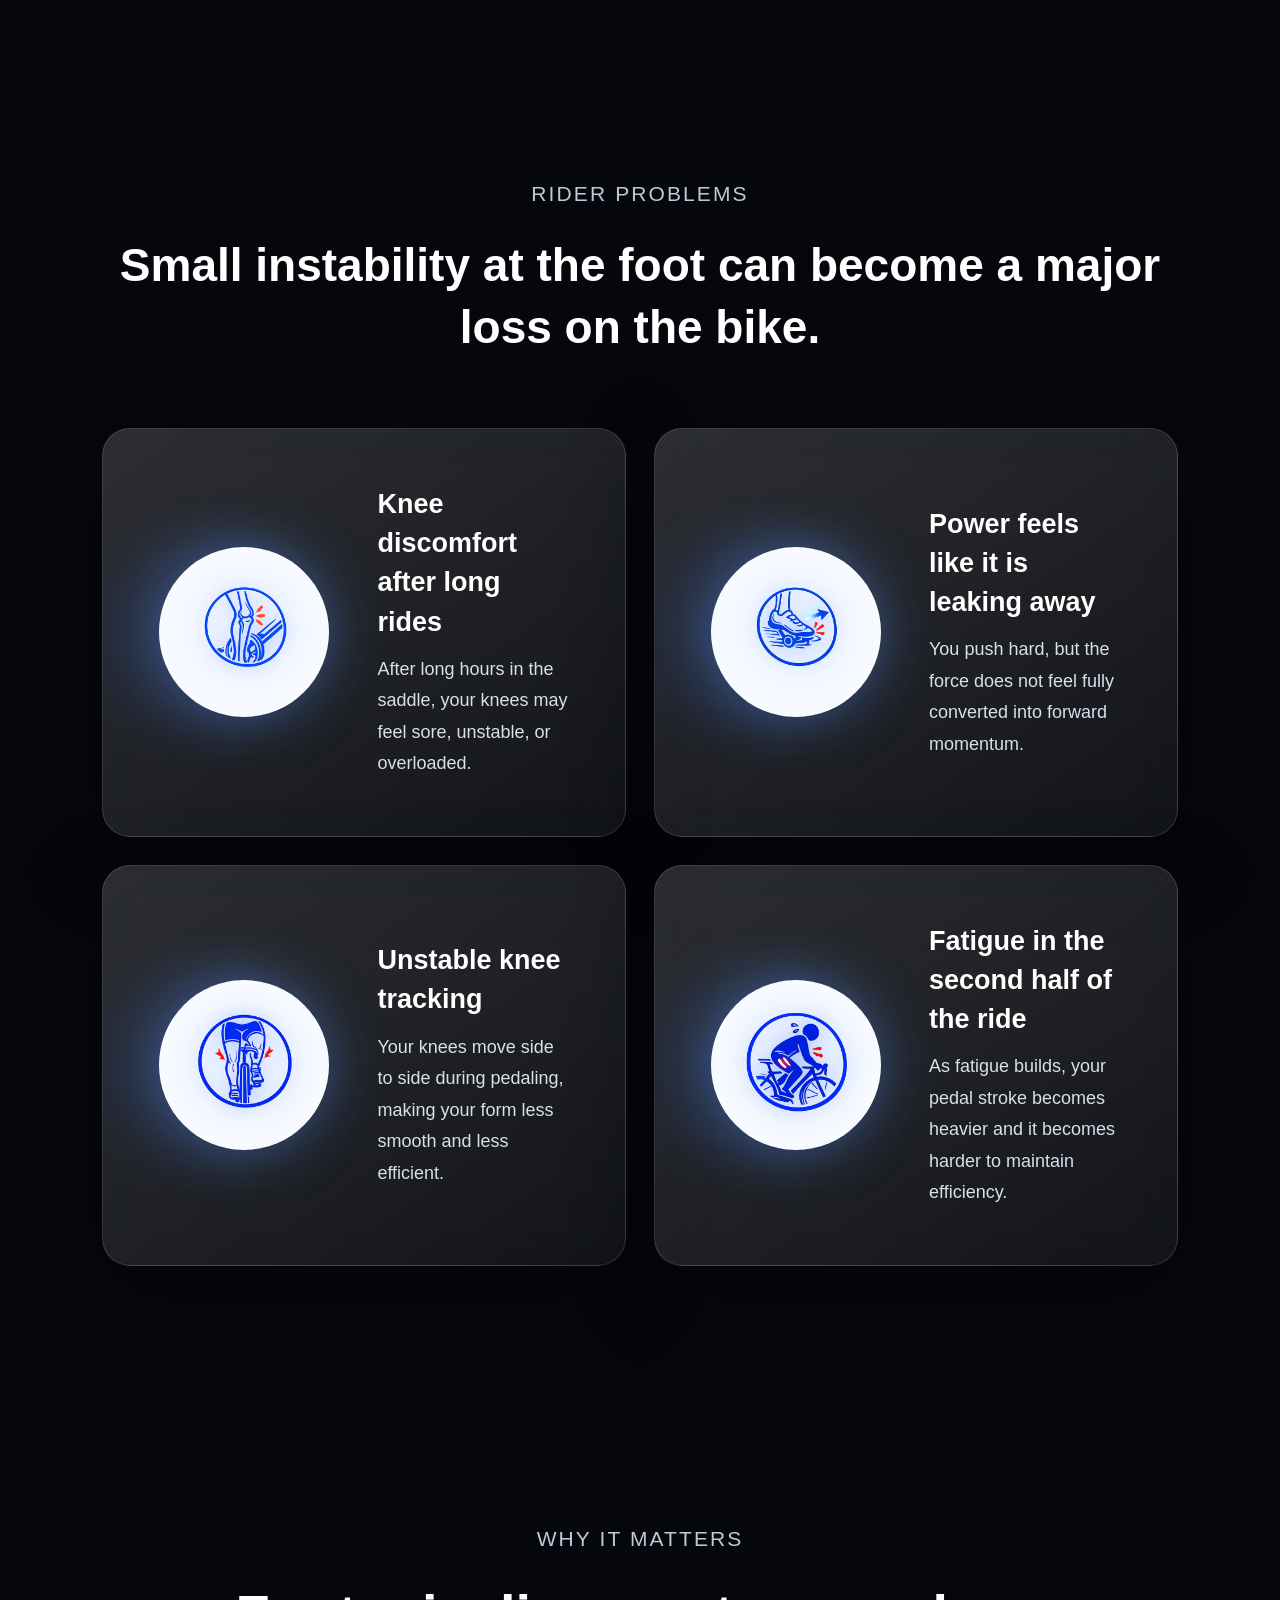
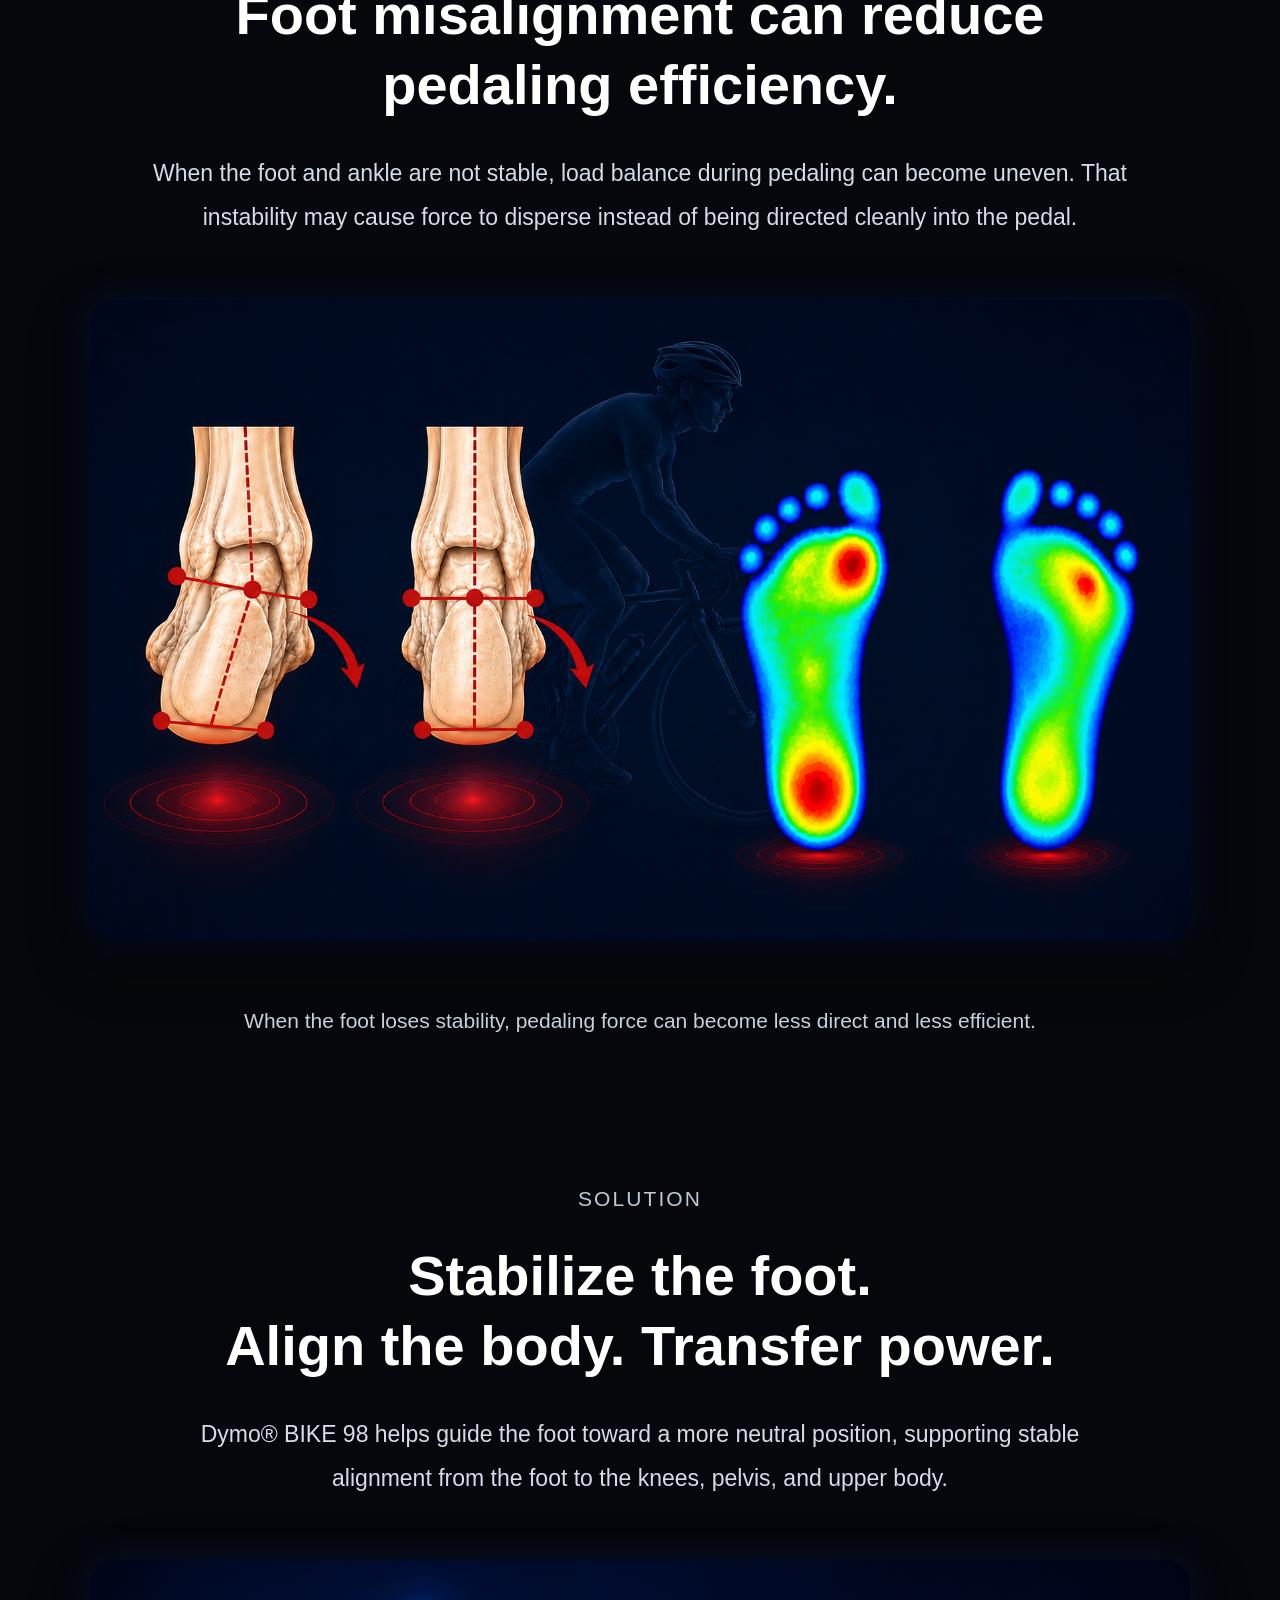
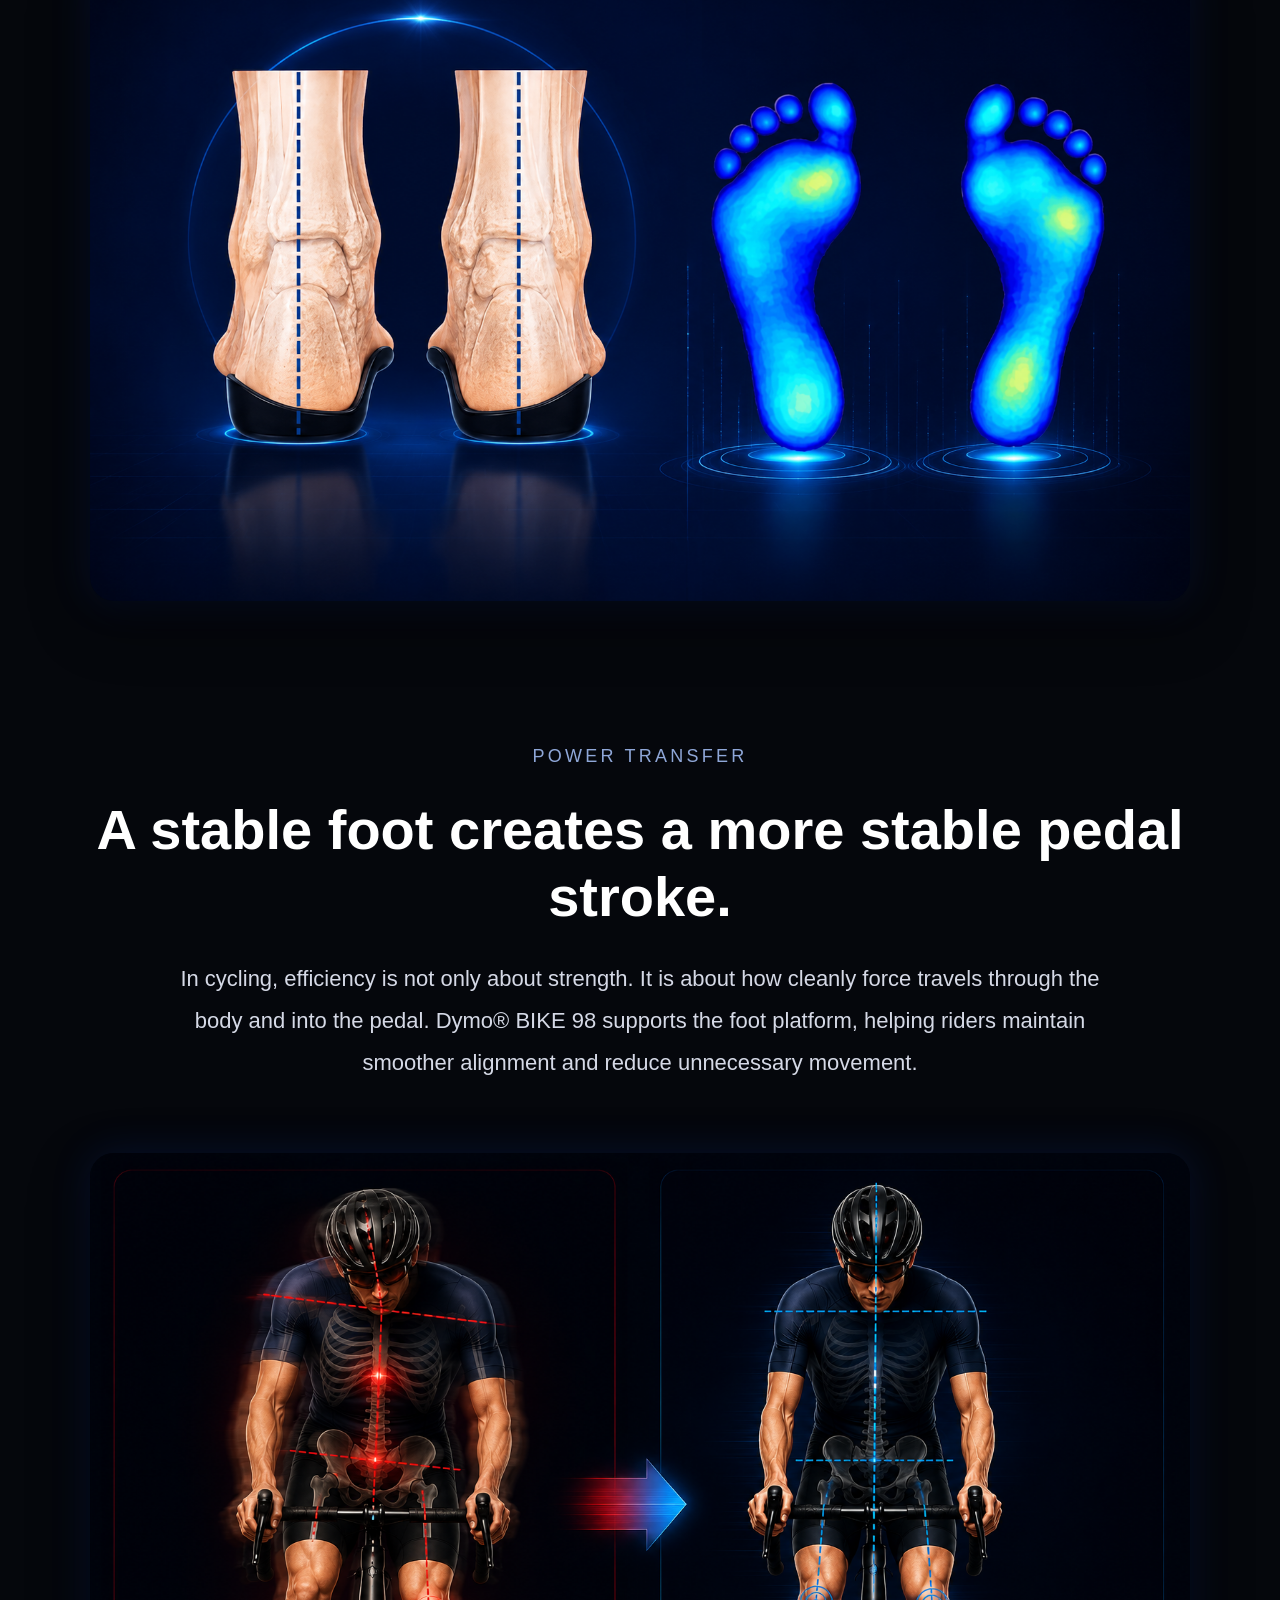
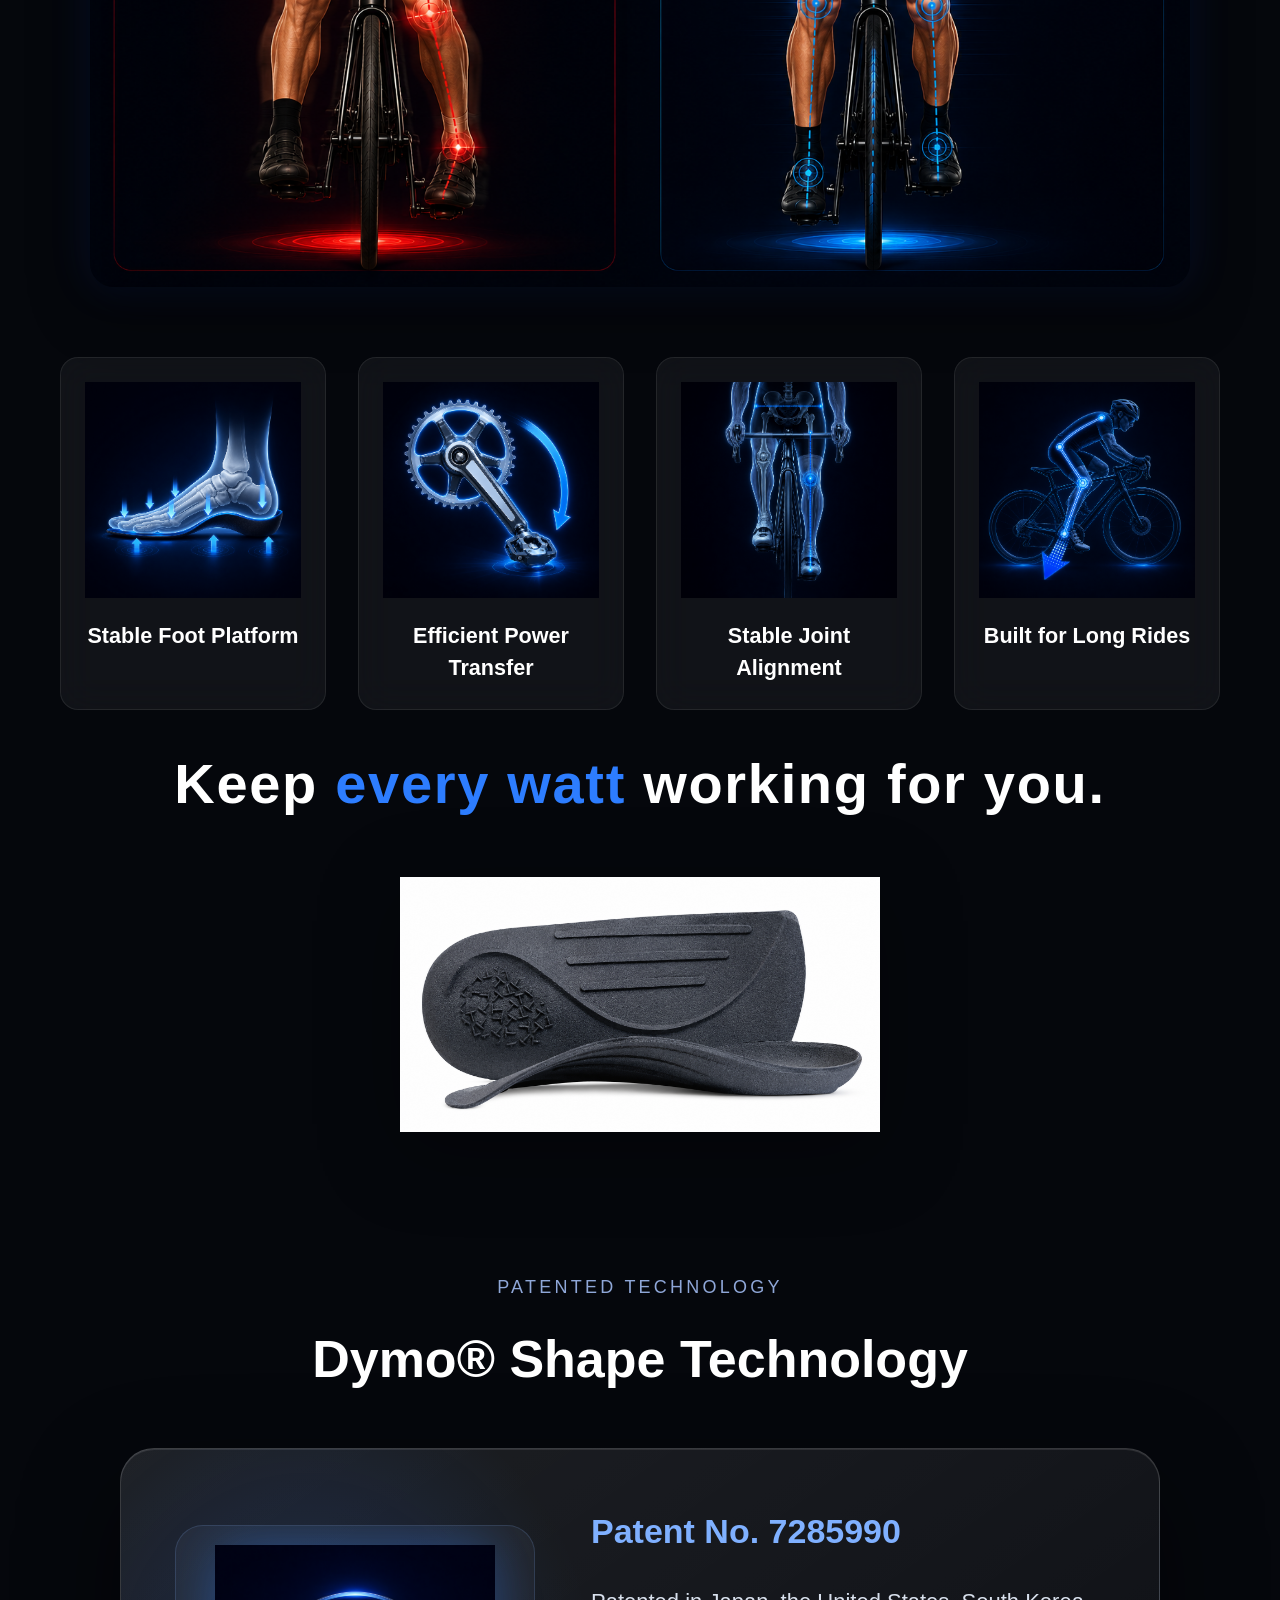
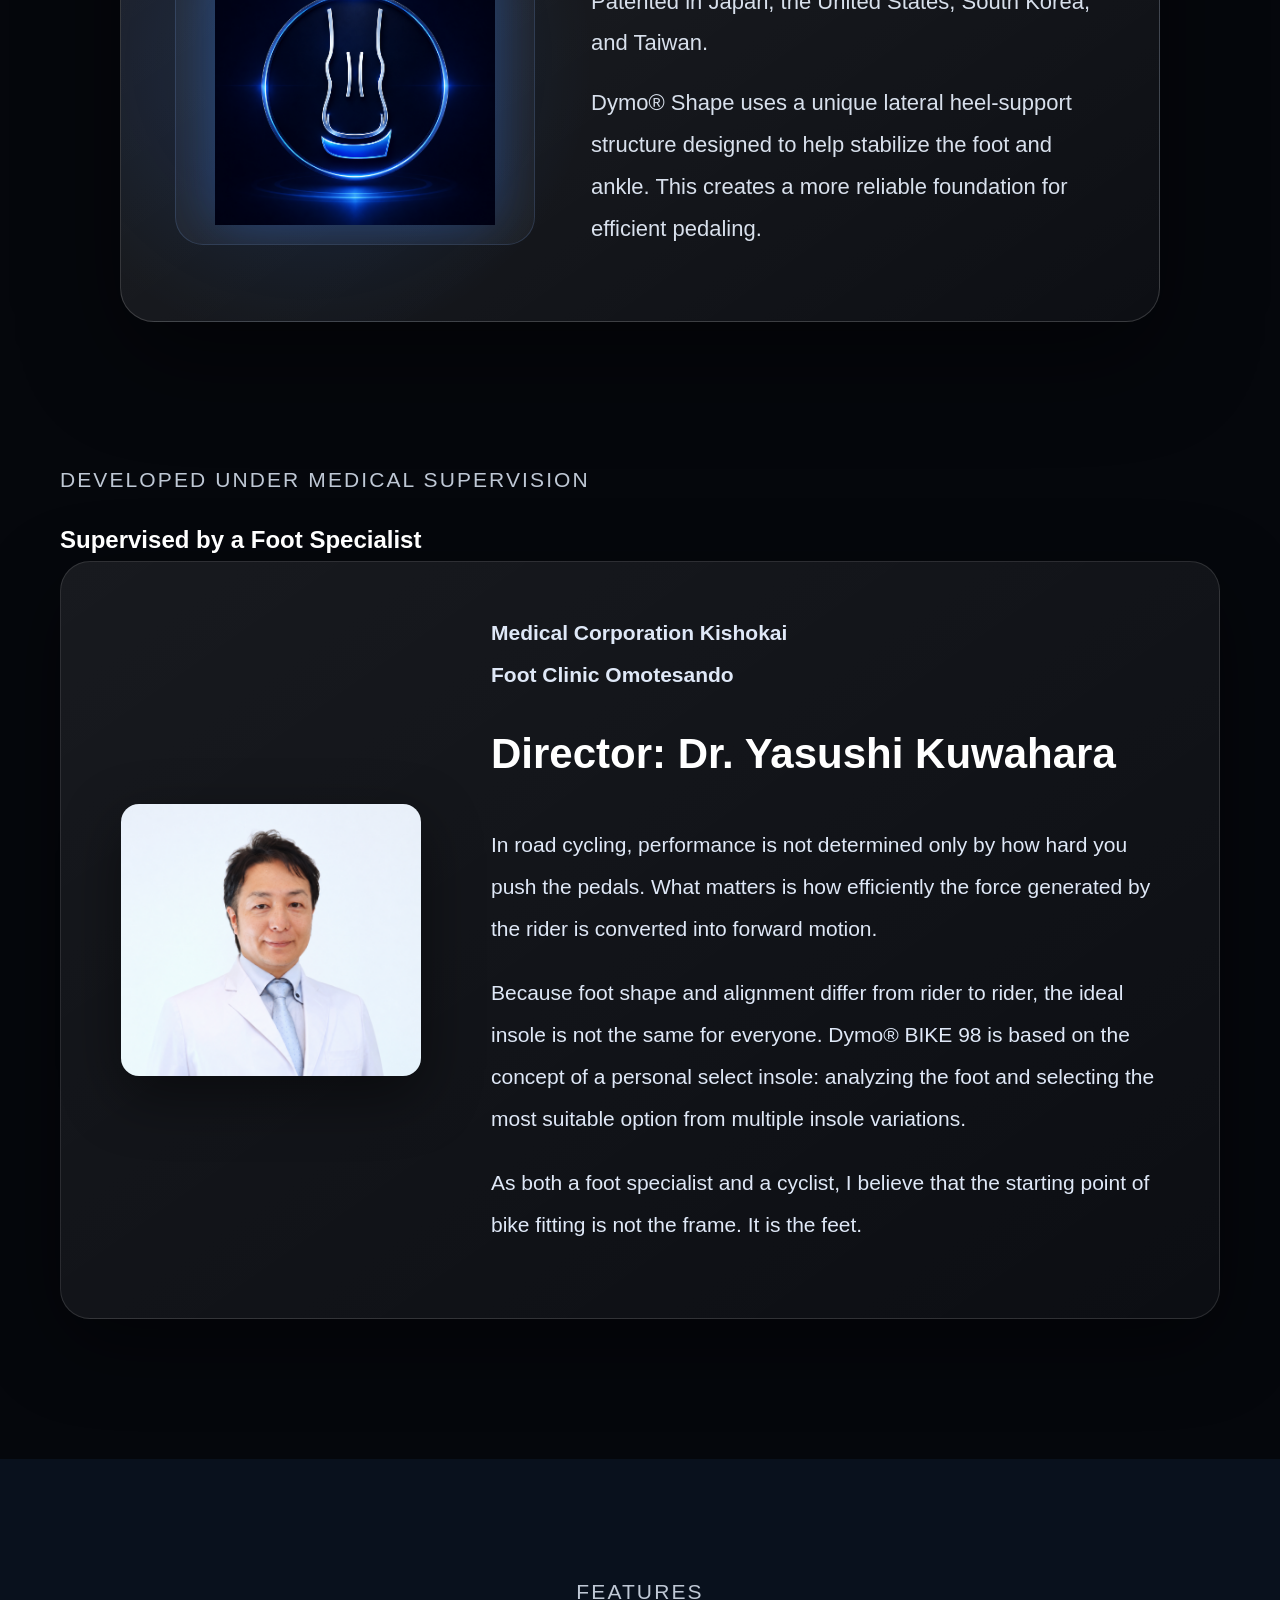
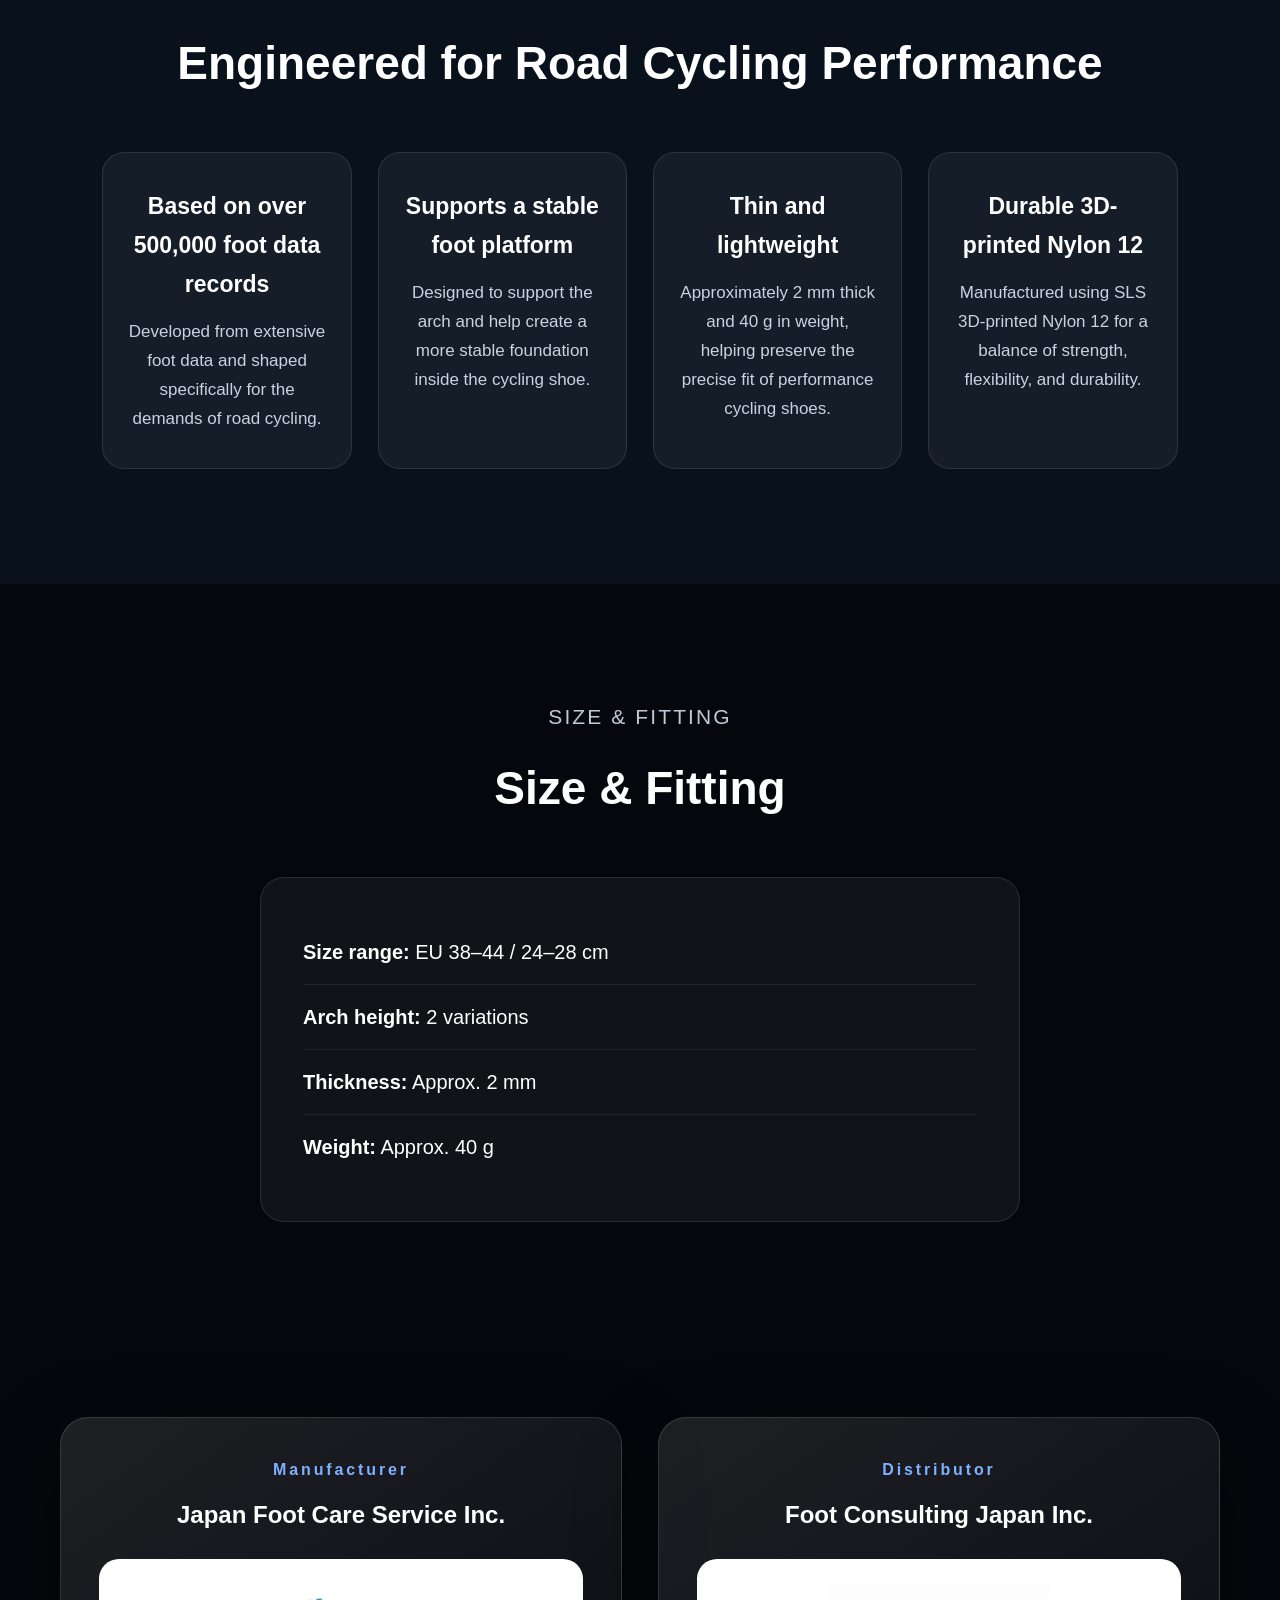
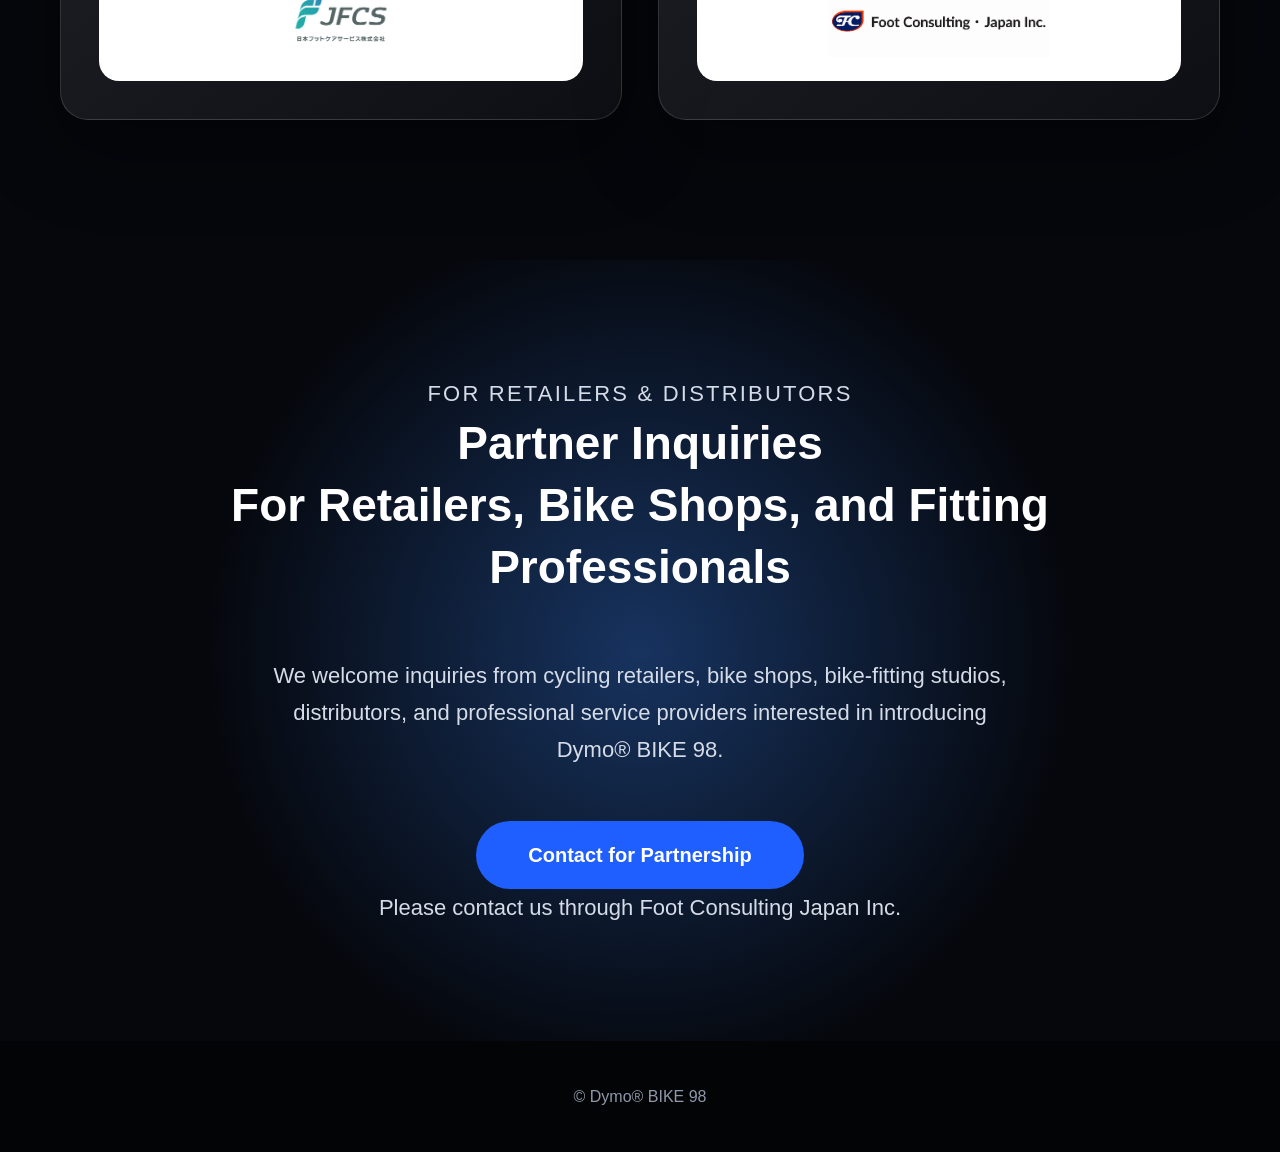
<file: en/index.html>
<!DOCTYPE html>
<html lang="en">
<head>
  <meta charset="UTF-8">
  <meta name="viewport" content="width=device-width, initial-scale=1.0">

  <title>Dymo® BIKE 98 | Patented Road Cycling Insoles for Power Transfer</title>
  <meta name="description" content="Dymo® BIKE 98 is a patented road cycling insole designed to support foot stability, alignment, and efficient power transfer for cyclists. Developed from over 500,000 foot data records.">

  <meta property="og:title" content="Dymo® BIKE 98 | Road Cycling Insoles">
  <meta property="og:description" content="Patented cycling insoles designed to stabilize the foot, support alignment, and help cyclists transfer power more efficiently.">
  <meta property="og:image" content="https://jfcskm.github.io/Dymo-BIKE-98/images/Hero.png">
  <meta property="og:url" content="https://jfcskm.github.io/Dymo-BIKE-98/en/">
  <meta property="og:type" content="website">

  <link rel="canonical" href="https://jfcskm.github.io/Dymo-BIKE-98/en/">
  <link rel="stylesheet" href="../brand.css?v=20">
</head>

<body>
<header class="header">
  <a href="#" class="logo">Dymo®<span>BIKE 98</span></a>

  <nav class="nav">
    <a href="#product">Product</a>
    <a href="#problem">Rider Problems</a>
    <a href="#features">Features</a>
    <a href="#fitting">Size & Fit</a>
    <a href="#business">Partners</a>
  </nav>
</header>

<main>

  <section class="hero">
    <img src="../images/Hero.png" alt="Dymo BIKE 98 patented road cycling insole for power transfer">
  </section>

  <section id="product" class="intro">
    <p class="eyebrow">PATENTED ROAD CYCLING INSOLE</p>

    <h1>Maximize<br>Every Watt.</h1>

    <p>
      Power begins at the foot.<br>
      Dymo® BIKE 98 is a road cycling insole engineered to support foot stability,
      body alignment, and efficient power transfer through every pedal stroke.
    </p>

    <a href="#features" class="btn">Discover the Product</a>
  </section>

  <section id="problem" class="section problem-section">
    <p class="eyebrow">RIDER PROBLEMS</p>
    <h2>Small instability at the foot can become a major loss on the bike.</h2>

    <div class="problem-cards">

      <article class="problem-card">
        <div class="problem-icon">
          <img src="../images/icon3.png" alt="Knee discomfort after long rides">
        </div>
        <div class="problem-text">
          <h3>Knee discomfort after long rides</h3>
          <p>After long hours in the saddle, your knees may feel sore, unstable, or overloaded.</p>
        </div>
      </article>

      <article class="problem-card">
        <div class="problem-icon">
          <img src="../images/icon4.png" alt="Pedaling power loss">
        </div>
        <div class="problem-text">
          <h3>Power feels like it is leaking away</h3>
          <p>You push hard, but the force does not feel fully converted into forward momentum.</p>
        </div>
      </article>

      <article class="problem-card">
        <div class="problem-icon">
          <img src="../images/icon2.png" alt="Knee tracking instability while cycling">
        </div>
        <div class="problem-text">
          <h3>Unstable knee tracking</h3>
          <p>Your knees move side to side during pedaling, making your form less smooth and less efficient.</p>
        </div>
      </article>

      <article class="problem-card">
        <div class="problem-icon">
          <img src="../images/icon1.png" alt="Cycling fatigue in the second half of a ride">
        </div>
        <div class="problem-text">
          <h3>Fatigue in the second half of the ride</h3>
          <p>As fatigue builds, your pedal stroke becomes heavier and it becomes harder to maintain efficiency.</p>
        </div>
      </article>

    </div>
  </section>

  <section class="mechanism-section">
    <p class="eyebrow">WHY IT MATTERS</p>

    <h2>
      Foot misalignment can reduce<br>
      pedaling efficiency.
    </h2>

    <p class="mechanism-lead">
      When the foot and ankle are not stable, load balance during pedaling can become uneven.
      That instability may cause force to disperse instead of being directed cleanly into the pedal.
    </p>

    <div class="image-placeholder image-placeholder-large">
      <div class="why-image">
        <img src="../images/bad.png" alt="Illustration of poor foot alignment during cycling">
      </div>
    </div>

    <p class="mechanism-caption">
      When the foot loses stability, pedaling force can become less direct and less efficient.
    </p>
  </section>

  <section class="mechanism-section">
    <p class="eyebrow">SOLUTION</p>

    <h2>
      Stabilize the foot.<br>
      Align the body. Transfer power.
    </h2>

    <p class="mechanism-lead">
      Dymo® BIKE 98 helps guide the foot toward a more neutral position,
      supporting stable alignment from the foot to the knees, pelvis, and upper body.
    </p>

    <div class="image-placeholder image-placeholder-tall">
      <div class="solution-image">
        <img src="../images/good.png" alt="Improved cycling alignment from foot to upper body">
      </div>
    </div>
  </section>

  <section class="power-section">
    <p class="eyebrow">POWER TRANSFER</p>

    <h2>
      A stable foot creates a more stable pedal stroke.
    </h2>

    <p class="mechanism-lead">
      In cycling, efficiency is not only about strength. It is about how cleanly force travels through the body and into the pedal.
      Dymo® BIKE 98 supports the foot platform, helping riders maintain smoother alignment and reduce unnecessary movement.
    </p>

    <div class="power-wide-image">
      <img src="../images/beforeafter.png" alt="Before and after comparison showing cycling alignment with Dymo BIKE 98">
    </div>

    <div class="power-benefits">

      <div class="benefit-card">
        <img src="../images/benefit-foot.png" alt="Stable foot platform">
        <h3>Stable Foot Platform</h3>
      </div>

      <div class="benefit-card">
        <img src="../images/benefit-power.png" alt="Efficient cycling power transfer">
        <h3>Efficient Power Transfer</h3>
      </div>

      <div class="benefit-card">
        <img src="../images/benefit-axis.png" alt="Stable joint alignment">
        <h3>Stable Joint Alignment</h3>
      </div>

      <div class="benefit-card">
        <img src="../images/benefit-ride.png" alt="More efficient endurance cycling">
        <h3>Built for Long Rides</h3>
      </div>

    </div>

    <h2 class="power-catch">
      Keep <span>every watt</span> working for you.
    </h2>

    <div class="product-showcase">
      <img src="../images/insole.png" alt="Dymo BIKE 98 cycling insole product image">
    </div>

    <section class="patent-section">
      <p class="eyebrow">PATENTED TECHNOLOGY</p>

      <h2>Dymo® Shape Technology</h2>

      <div class="patent-content">

        <div class="patent-image">
          <img src="../images/patent.png" alt="Dymo Shape patented heel support structure">
        </div>

        <div class="patent-text">
          <h3>Patent No. 7285990</h3>

          <p>
            Patented in Japan, the United States, South Korea, and Taiwan.
          </p>

          <p>
            Dymo® Shape uses a unique lateral heel-support structure designed to help stabilize the foot and ankle.
            This creates a more reliable foundation for efficient pedaling.
          </p>
        </div>

      </div>
    </section>

  </section>

  <section class="doctor-section">
    <p class="eyebrow">DEVELOPED UNDER MEDICAL SUPERVISION</p>

    <h2>Supervised by a Foot Specialist</h2>

    <div class="doctor-content">

      <div class="doctor-image">
        <img src="../images/doctor.png" alt="Dr Yasushi Kuwahara foot specialist supervising Dymo BIKE 98">
      </div>

      <div class="doctor-text">

        <p class="doctor-clinic">
          Medical Corporation Kishokai<br>
          Foot Clinic Omotesando
        </p>

        <h3>Director: Dr. Yasushi Kuwahara</h3>

        <p>
          In road cycling, performance is not determined only by how hard you push the pedals.
          What matters is how efficiently the force generated by the rider is converted into forward motion.
        </p>

        <p>
          Because foot shape and alignment differ from rider to rider, the ideal insole is not the same for everyone.
          Dymo® BIKE 98 is based on the concept of a personal select insole:
          analyzing the foot and selecting the most suitable option from multiple insole variations.
        </p>

        <p>
          As both a foot specialist and a cyclist, I believe that the starting point of bike fitting is not the frame.
          It is the feet.
        </p>

      </div>

    </div>
  </section>

  <section id="features" class="section section-dark">
    <p class="eyebrow">FEATURES</p>
    <h2>Engineered for Road Cycling Performance</h2>

    <div class="cards">

      <div class="card">
        <h3>Based on over 500,000 foot data records</h3>
        <p>Developed from extensive foot data and shaped specifically for the demands of road cycling.</p>
      </div>

      <div class="card">
        <h3>Supports a stable foot platform</h3>
        <p>Designed to support the arch and help create a more stable foundation inside the cycling shoe.</p>
      </div>

      <div class="card">
        <h3>Thin and lightweight</h3>
        <p>Approximately 2 mm thick and 40 g in weight, helping preserve the precise fit of performance cycling shoes.</p>
      </div>

      <div class="card">
        <h3>Durable 3D-printed Nylon 12</h3>
        <p>Manufactured using SLS 3D-printed Nylon 12 for a balance of strength, flexibility, and durability.</p>
      </div>

    </div>
  </section>

  <section id="fitting" class="section">
    <p class="eyebrow">SIZE & FITTING</p>
    <h2>Size & Fitting</h2>

    <div class="spec">
      <p><strong>Size range:</strong> EU 38–44 / 24–28 cm</p>
      <p><strong>Arch height:</strong> 2 variations</p>
      <p><strong>Thickness:</strong> Approx. 2 mm</p>
      <p><strong>Weight:</strong> Approx. 40 g</p>
    </div>
  </section>

  <section class="company-links-section">
    <div class="company-links">

      <div class="company-card">
        <p class="company-role">Manufacturer</p>
        <h3>Japan Foot Care Service Inc.</h3>

        <a href="https://jpnfootcare.co.jp/" class="company-btn" target="_blank" rel="noopener">
          <img src="../images/company-jfcs.png" alt="Japan Foot Care Service Inc official website">
        </a>
      </div>

      <div class="company-card">
        <p class="company-role">Distributor</p>
        <h3>Foot Consulting Japan Inc.</h3>

        <a href="https://footconsul-jp.com/" class="company-btn" target="_blank" rel="noopener">
          <img src="../images/company-fcj.png" alt="Foot Consulting Japan Inc official website">
        </a>
      </div>

    </div>
  </section>

  <section id="business" class="section business">
    <p class="eyebrow">FOR RETAILERS & DISTRIBUTORS</p>

    <h2>
      Partner Inquiries<br>
      For Retailers, Bike Shops, and Fitting Professionals
    </h2>

    <p>
      We welcome inquiries from cycling retailers, bike shops, bike-fitting studios,
      distributors, and professional service providers interested in introducing Dymo® BIKE 98.
    </p>

    <a href="https://footconsul-jp.com/" class="btn" target="_blank" rel="noopener">
      Contact for Partnership
    </a>

    <p class="intro-note">
      Please contact us through Foot Consulting Japan Inc.
    </p>
  </section>

</main>

<footer class="footer">
  <p>© Dymo® BIKE 98</p>
</footer>

</body>
</html>
</file>
<file: brand.css>
*{
  margin:0;
  padding:0;
  box-sizing:border-box;
}

html{
  scroll-behavior:smooth;
  overflow-x:hidden;
}

body{
  background:#05070c;
  color:#fff;
  font-family:-apple-system,BlinkMacSystemFont,"Helvetica Neue","Noto Sans JP",sans-serif;
  line-height:1.7;
  overflow-x:hidden;
}

a{
  color:inherit;
  text-decoration:none;
}

.header{
  width:100%;
  display:flex;
  justify-content:space-between;
  align-items:center;
  padding:28px 7%;
  background:#05070c;
}

.logo{
  font-size:34px;
  font-weight:800;
  color:#fff;
}

.logo span{
  color:#8fb8ff;
}

.nav{
  display:flex;
  gap:28px;
  font-size:15px;
}

.nav a{
  color:#d7deea;
}

.hero{
  width:100%;
  background:#05070c;
}

.hero img{
  width:100%;
  height:auto;
  display:block;
}

.intro{
  max-width:1200px;
  margin:0 auto;
  padding:90px 8% 115px;
  text-align:left;
  background:#05070c;
}

.eyebrow{
  color:#bfc8d5;
  letter-spacing:.1em;
  font-size:21px;
  margin-bottom:22px;
}

.intro .eyebrow,
.intro h1,
.intro p,
.intro .btn{
  margin-left:70px;
}

.intro h1{
  font-size:70px;
  line-height:1.12;
  margin-bottom:34px;
  font-weight:800;
}

.intro p{
  max-width:820px;
  font-size:23px;
  color:#d4dce8;
}

.btn{
  display:inline-block;
  margin-top:52px;
  padding:17px 52px;
  background:#1f5fff;
  color:#fff;
  border-radius:999px;
  font-size:20px;
  font-weight:700;
}

.section{
  padding:115px 8%;
  text-align:center;
}

.section-dark{
  background:#09111d;
}

.section h2{
  font-size:46px;
  line-height:1.35;
  margin-bottom:58px;
}

.cards{
  max-width:1200px;
  margin:0 auto;
  display:grid;
  grid-template-columns:repeat(4,1fr);
  gap:26px;
}

.card{
  background:rgba(255,255,255,.05);
  border:1px solid rgba(255,255,255,.1);
  border-radius:22px;
  padding:34px 24px;
  font-size:19px;
}

.card h3{
  font-size:23px;
  margin-bottom:14px;
}

.card p{
  color:#c9d3df;
  font-size:17px;
}

.spec{
  max-width:760px;
  margin:0 auto;
  text-align:left;
  background:rgba(255,255,255,.05);
  border:1px solid rgba(255,255,255,.1);
  border-radius:24px;
  padding:42px;
  font-size:20px;
}

.spec p{
  padding:15px 0;
  border-bottom:1px solid rgba(255,255,255,.08);
}

.spec p:last-child{
  border-bottom:none;
}

.business{
  background:radial-gradient(circle at center,#17335f 0%,#05070c 58%);
}

.business p{
  max-width:760px;
  margin:0 auto;
  font-size:22px;
  color:#d5dce8;
}

.footer{
  padding:42px;
  text-align:center;
  color:#8f99aa;
  background:#030406;
}

@media(max-width:900px){
  .header{
    padding:22px 5%;
  }

  .logo{
    font-size:26px;
  }

  .nav{
    display:none;
  }

  .intro{
    padding:65px 7% 85px;
  }

  .intro .eyebrow,
  .intro h1,
  .intro p,
  .intro .btn{
    margin-left:0;
  }

  .intro h1{
    font-size:42px;
  }

  .intro p{
    font-size:18px;
  }

  .section{
    padding:80px 7%;
  }

  .section h2{
    font-size:32px;
  }

  .cards{
    grid-template-columns:1fr;
  }
}
/* ===== Apple Style Problem Cards ===== */

.problem-cards{
  max-width:1180px;
  margin:70px auto 0;
  display:grid;
  grid-template-columns:repeat(2,1fr);
  gap:28px;
}

.problem-card{
  display:flex;
  align-items:center;
  gap:40px;
  text-align:left;
  padding:56px;
  min-height:240px;
  border-radius:28px;
background:
  linear-gradient(145deg, rgba(255,255,255,.13), rgba(255,255,255,.035));
border:1px solid rgba(255,255,255,.22);
box-shadow:
  0 30px 90px rgba(0,0,0,.45),
  inset 0 1px 0 rgba(255,255,255,.12);
backdrop-filter:blur(18px);
  transition:.35s ease;
}

.problem-icon{
  width:92px;
  height:92px;
  border-radius:50%;
  display:flex;
  align-items:center;
  justify-content:center;
  flex-shrink:0;
  color:#6ea2ff;
  font-size:22px;
  font-weight:800;
  background:rgba(255,255,255,.04);
  border:1px solid rgba(255,255,255,.1);
}

.problem-card h3{
  font-size:25px;
  margin-bottom:10px;
}

.problem-card p{
  color:#c9d3df;
  font-size:18px;
}

@media(max-width:900px){
  .problem-cards{
    grid-template-columns:1fr;
  }

  .problem-card{
    padding:30px;
    gap:20px;
  }
}
/* ===== Force Problem Card Layout ===== */

.problem-section .problem-cards{
  max-width:1180px !important;
  margin:70px auto 0 !important;
  display:grid !important;
  grid-template-columns:repeat(2, minmax(0, 1fr)) !important;
  gap:28px !important;
}

.problem-section .problem-card{
  display:flex !important;
  align-items:center !important;
  gap:32px !important;
  text-align:left !important;
  padding:42px !important;
  border-radius:28px !important;
  background:linear-gradient(145deg, rgba(255,255,255,.09), rgba(255,255,255,.03)) !important;
  border:1px solid rgba(255,255,255,.14) !important;
  box-shadow:0 24px 80px rgba(0,0,0,.35) !important;
}

.problem-section .problem-icon{
  width:92px !important;
  height:92px !important;
  border-radius:50% !important;
  display:flex !important;
  align-items:center !important;
  justify-content:center !important;
  flex-shrink:0 !important;
  color:#6ea2ff !important;
  font-size:22px !important;
  font-weight:800 !important;
  background:rgba(255,255,255,.04) !important;
  border:1px solid rgba(255,255,255,.1) !important;
}

.problem-section .problem-card h3{
  font-size:25px !important;
  margin-bottom:10px !important;
}

.problem-section .problem-card p{
  color:#c9d3df !important;
  font-size:18px !important;
}

@media(max-width:900px){
  .problem-section .problem-cards{
    grid-template-columns:1fr !important;
  }
}
/* ===== Force Problem Card Layout ===== */

.problem-section .problem-cards{
  max-width:1180px !important;
  margin:70px auto 0 !important;
  display:grid !important;
  grid-template-columns:repeat(2, minmax(0, 1fr)) !important;
  gap:28px !important;
}

.problem-section .problem-card{
  display:flex !important;
  align-items:center !important;
  gap:40px !important;
  min-height:240px;
  text-align:left !important;
  padding:56px !important;
  border-radius:28px !important;
  background:linear-gradient(145deg, rgba(255,255,255,.09), rgba(255,255,255,.03)) !important;
  border:1px solid rgba(255,255,255,.14) !important;
  box-shadow:0 24px 80px rgba(0,0,0,.35) !important;
}

.problem-section .problem-icon{
  width:92px !important;
  height:92px !important;
  border-radius:50% !important;
  display:flex !important;
  align-items:center !important;
  justify-content:center !important;
  flex-shrink:0 !important;
  color:#6ea2ff !important;
  font-size:22px !important;
  font-weight:800 !important;
  background:rgba(255,255,255,.04) !important;
  border:1px solid rgba(255,255,255,.1) !important;
}

.problem-section .problem-card h3{
  font-size:25px !important;
  margin-bottom:10px !important;
}

.problem-section .problem-card p{
  color:#c9d3df !important;
  font-size:18px !important;
}

@media(max-width:900px){
  .problem-section .problem-cards{
    grid-template-columns:1fr !important;
  }
}
/* ===== Problem Cards Final Layout ===== */

.problem-section{
  max-width:1400px;
  margin:0 auto;
}

.problem-section .problem-cards{
  grid-template-columns:repeat(2, 1fr) !important;
}

.problem-section .problem-icon{
  width:120px !important;
  height:120px !important;
  font-size:28px !important;
  box-shadow:inset 0 0 30px rgba(111,162,255,.12);
}

.problem-section .problem-card:hover{
  transform:translateY(-8px);
  border-color:rgba(111,162,255,.45) !important;
  box-shadow:
    0 40px 110px rgba(0,0,0,.55),
    0 0 40px rgba(45,108,255,.12),
    inset 0 1px 0 rgba(255,255,255,.16) !important;
}
.problem-section .problem-card:hover{
  transform:translateY(-8px);
  border-color:rgba(111,162,255,.45) !important;
  box-shadow:
    0 40px 110px rgba(0,0,0,.55),
    0 0 40px rgba(45,108,255,.12),
    inset 0 1px 0 rgba(255,255,255,.16) !important;
}

/* ここから追加 */
.problem-icon img{
  width:90px;
  height:90px;
  object-fit:contain;
  display:block;
  filter:drop-shadow(0 0 12px rgba(110,162,255,.35));
}
/* ===== Problem Icon & Text Fix ===== */

.problem-section .problem-card{
  align-items:center !important;
  background:
    radial-gradient(circle at 18% 50%, rgba(60,120,255,.18), transparent 28%),
    linear-gradient(145deg, rgba(255,255,255,.16), rgba(255,255,255,.055)) !important;
}

.problem-section .problem-icon{
  width:128px !important;
  height:128px !important;
  background:
    radial-gradient(circle, rgba(255,255,255,.95) 0%, rgba(220,235,255,.9) 58%, rgba(75,130,255,.28) 100%) !important;
  border:1px solid rgba(150,190,255,.65) !important;
  box-shadow:
    0 0 34px rgba(70,130,255,.35),
    inset 0 0 18px rgba(255,255,255,.55) !important;
}

.problem-section .problem-icon img{
  width:96px !important;
  height:96px !important;
  object-fit:contain !important;
  display:block !important;
  filter:
    brightness(1.35)
    contrast(1.25)
    saturate(1.35)
    drop-shadow(0 0 10px rgba(30,90,255,.35)) !important;
}

.problem-section .problem-card > div:last-child{
  display:block !important;
  opacity:1 !important;
  visibility:visible !important;
  color:#fff !important;
}

.problem-section .problem-card h3{
  display:block !important;
  color:#fff !important;
  opacity:1 !important;
  visibility:visible !important;
  font-size:26px !important;
  line-height:1.45 !important;
  margin-bottom:12px !important;
}

.problem-section .problem-card p{
  display:block !important;
  color:#d8e0ec !important;
  opacity:1 !important;
  visibility:visible !important;
  font-size:18px !important;
  line-height:1.75 !important;
}
/* ===== Problem Icon Size & Text Restore ===== */

.problem-section .problem-card{
  justify-content:flex-start !important;
}

.problem-section .problem-icon{
  width:140px !important;
  height:140px !important;
  min-width:140px !important;
  background:rgba(255,255,255,.08) !important;
  border:1px solid rgba(130,170,255,.35) !important;
  box-shadow:
    0 0 28px rgba(70,130,255,.25),
    inset 0 0 24px rgba(255,255,255,.08) !important;
}

.problem-section .problem-icon img{
  width:125px !important;
  height:125px !important;
  object-fit:contain !important;
  display:block !important;
  filter:drop-shadow(0 0 10px rgba(100,150,255,.4)) !important;
}

.problem-section .problem-card div:not(.problem-icon){
  display:block !important;
  opacity:1 !important;
  visibility:visible !important;
  color:#ffffff !important;
  position:relative !important;
  z-index:5 !important;
}

.problem-section .problem-card h3{
  display:block !important;
  color:#ffffff !important;
  font-size:27px !important;
  line-height:1.45 !important;
  margin-bottom:12px !important;
}

.problem-section .problem-card p{
  display:block !important;
  color:#d8e0ec !important;
  font-size:18px !important;
  line-height:1.75 !important;
}
/* ===== Apple Style Problem Cards ===== */

.problem-card{
    display:flex;
    align-items:center;
    gap:42px !important;

    padding:42px 48px !important;

    border-radius:30px;

    background:
        linear-gradient(
        145deg,
        rgba(255,255,255,.10),
        rgba(255,255,255,.045)
        );

    border:1px solid rgba(255,255,255,.18);

    backdrop-filter:blur(22px);

    transition:.35s ease;

    box-shadow:
        0 24px 70px rgba(0,0,0,.45),
        inset 0 1px 0 rgba(255,255,255,.10);
}


/* ---------- Hover ---------- */

.problem-card:hover{

    transform:translateY(-8px);

    border-color:rgba(110,170,255,.55);

    box-shadow:

        0 40px 90px rgba(0,0,0,.55),

        0 0 40px rgba(70,130,255,.18),

        inset 0 1px 0 rgba(255,255,255,.18);

}


/* ---------- Icon Circle ---------- */

.problem-icon{

    width:170px !important;
    height:170px !important;
    min-width:170px !important;

    border-radius:50%;

    display:flex;
    justify-content:center;
    align-items:center;

    background:

        radial-gradient(circle at 35% 35%,

        rgba(255,255,255,.98),

        rgba(236,242,255,.93));

    border:1px solid rgba(255,255,255,.95);

    box-shadow:

        0 0 65px rgba(70,130,255,.35),

        inset 0 3px 15px rgba(255,255,255,.75);

}


/* ---------- Icon ---------- */

.problem-icon img{

    width:130px !important;
    height:130px !important;

    object-fit:contain;

    filter:

        drop-shadow(0 0 12px rgba(40,110,255,.45));

}


/* ---------- Title ---------- */

.problem-text h3{

    font-size:32px !important;

    font-weight:700;

    color:#ffffff;

    margin-bottom:18px;

    line-height:1.35;

}


/* ---------- Description ---------- */

.problem-text p{

    font-size:20px !important;

    color:#d9dde6;

    line-height:1.8;

}
/* ===== Final Icon Override ===== */

.problem-section .problem-icon{
  width:170px !important;
  height:170px !important;
  min-width:170px !important;
  background:#f4f8ff !important;
  border:1px solid rgba(255,255,255,.95) !important;
  box-shadow:
    0 0 55px rgba(90,150,255,.45),
    inset 0 0 22px rgba(255,255,255,.75) !important;
}

.problem-section .problem-icon img{
  width:145px !important;
  height:145px !important;
  max-width:none !important;
  max-height:none !important;
  object-fit:contain !important;
  display:block !important;
  transform:none !important;
  filter:
    brightness(1.25)
    contrast(1.2)
    saturate(1.35)
    drop-shadow(0 0 10px rgba(40,110,255,.45)) !important;
}

.problem-section .problem-card{
  gap:48px !important;
}
/* =======================================
   WHY / SOLUTION
======================================= */

.mechanism-section{

    max-width:1280px;

    margin:160px auto;

    padding:0 40px;

    text-align:center;

}

.mechanism-section h2{

    font-size:56px;

    line-height:1.25;

    margin:24px 0 32px;

}

.mechanism-lead{

    max-width:980px;

    margin:0 auto 60px;

    font-size:23px;

    color:#d5dce8;

    line-height:1.9;

}

.mechanism-caption{

    max-width:920px;

    margin:55px auto 0;

    color:#c8d0dc;

    font-size:21px;

    line-height:1.9;

}


/* ---------- 画像の枠 ---------- */

.image-placeholder{

    display:flex;

    justify-content:center;

    align-items:center;

    margin:70px auto;

    border-radius:34px;

    border:1px solid rgba(255,255,255,.12);

    background:

    linear-gradient(

    145deg,

    rgba(255,255,255,.07),

    rgba(255,255,255,.02)

    );

    backdrop-filter:blur(20px);

    color:#8aa0c8;

    font-size:24px;

    letter-spacing:.08em;

    box-shadow:

    0 40px 120px rgba(0,0,0,.45);

}


/* ---------- 画像① ---------- */

.image-placeholder-large{

    width:100%;

    max-width:1180px;

    height:720px;

}


/* ---------- 画像② ---------- */

.image-placeholder-tall{

    width:100%;

    max-width:1180px;

    height:820px;

}
.mechanism-section{
    width:100%;
    max-width:1280px;
    margin:140px auto;
    padding-left:80px;
    padding-right:80px;
    box-sizing:border-box;
}
.why-image,
.solution-image{
    margin:50px auto;
    text-align:center;
}
.why-image,
.solution-image{
    text-align:center;
    margin:60px auto;
}

.why-image img,
.solution-image img{
    width:65%;
    max-width:780px;
    height:auto;
    display:block;
    margin:0 auto;
    border-radius:24px;
    box-shadow:
        0 24px 70px rgba(0,0,0,.45),
        0 0 40px rgba(30,90,255,.08);
}
/* ===== Power Transfer Section ===== */

.power-section{
  max-width:1280px;
  margin:160px auto;
  padding:0 80px;
  text-align:center;
}

.power-section h2{
  font-size:52px;
  line-height:1.35;
  margin:24px 0 70px;
}

.power-compare{
  display:grid;
  grid-template-columns:1fr 70px 1fr;
  gap:28px;
  align-items:center;
  margin-bottom:120px;
}

.power-panel{
  padding:36px;
  border-radius:34px;
  background:linear-gradient(145deg,rgba(255,255,255,.1),rgba(255,255,255,.035));
  border:1px solid rgba(255,255,255,.16);
  box-shadow:0 32px 90px rgba(0,0,0,.45);
  text-align:left;
}

.power-label{
  display:inline-block;
  padding:10px 28px;
  border-radius:999px;
  background:#1f5fff;
  color:white;
  font-weight:800;
  font-size:18px;
  margin-bottom:28px;
}

.bad-panel .power-label{
  background:#8a8a8a;
}

.power-image-box,
.power-image-wide{
  min-height:340px;
  border-radius:26px;
  background:rgba(255,255,255,.06);
  border:1px dashed rgba(255,255,255,.2);
  display:flex;
  align-items:center;
  justify-content:center;
  color:#8fa4c6;
  font-size:20px;
  margin-bottom:30px;
}

.power-panel ul{
  list-style:none;
  padding:0;
  margin:0;
}

.power-panel li{
  font-size:18px;
  line-height:1.75;
  color:#d5deea;
  margin-bottom:18px;
}

.power-panel li strong{
  color:#fff;
  font-size:22px;
}

.power-arrow{
  color:#1f5fff;
  font-size:54px;
  font-weight:900;
}

.power-message{
  margin-bottom:48px;
}

.power-benefits{
  display:grid;
  grid-template-columns:repeat(4,1fr);
  gap:18px;
  margin:0 auto 60px;
}

.power-benefits div{
  padding:18px 16px;
  border-radius:999px;
  background:#1f5fff;
  color:white;
  font-weight:800;
  font-size:18px;
}

.power-image-wide{
  min-height:420px;
  max-width:1100px;
  margin:0 auto;
}

@media(max-width:900px){
  .power-section{
    padding:0 28px;
    margin:100px auto;
  }

  .power-section h2{
    font-size:34px;
  }

  .power-compare{
    grid-template-columns:1fr;
  }

  .power-arrow{
    transform:rotate(90deg);
  }

  .power-benefits{
    grid-template-columns:1fr 1fr;
  }
}
/* ===== Power Transfer ===== */
.power-wide-image{
    width:100%;
    display:flex;
    justify-content:center;
    align-items:center;

    margin:60px auto;
    padding:0;

    background:none;
    border:none;
    box-shadow:none;
}
/* =========================================
   POWER TRANSFER
========================================= */

.power-section{
    max-width:1500px;
    margin:140px auto;
    padding:0 60px;
}

.power-section .eyebrow{
    color:#8fa7d8;
    font-size:18px;
    letter-spacing:.18em;
    margin-bottom:18px;
}

.power-section h2{
    font-size:56px;
    line-height:1.2;
    margin-bottom:28px;
    font-weight:800;
}

.power-section .mechanism-lead{
    max-width:950px;
    margin:0 auto 70px;
    font-size:22px;
    line-height:1.9;
    color:#d5d9e6;
    text-align:center;
}
.power-wide-image{
    width:100%;
    display:flex;
    justify-content:center;
    align-items:center;
    margin:60px auto;
    padding:0;
    background:none;
    border:none;
    box-shadow:none;
}

.power-wide-image img{
    width:100%;
    max-width:1100px;
    height:auto;
    display:block;
    border-radius:24px;
    box-shadow:
        0 20px 60px rgba(0,0,0,.45),
        0 0 40px rgba(30,90,255,.15);
}

.power-benefits{
    display:grid;
    grid-template-columns:repeat(4,1fr);
    gap:24px;
    margin-top:70px;
}

.power-benefits div{
    background:rgba(255,255,255,.05);
    border:1px solid rgba(255,255,255,.08);
    backdrop-filter:blur(18px);
    border-radius:18px;
    padding:24px;
    text-align:center;
    font-size:20px;
    font-weight:700;
    transition:.35s;
}

.power-benefits div:hover{
    transform:translateY(-8px);
    background:rgba(255,255,255,.08);
}
/* ===== Final Fix: Mechanism Image Frame ===== */

.mechanism-section .image-placeholder{
  height:auto !important;
  min-height:0 !important;
  max-width:1100px !important;
  margin:60px auto !important;
  padding:0 !important;
  background:none !important;
  border:none !important;
  box-shadow:none !important;
  backdrop-filter:none !important;
  display:block !important;
}

.mechanism-section .image-placeholder-large,
.mechanism-section .image-placeholder-tall{
  height:auto !important;
}

.why-image,
.solution-image{
  margin:0 auto !important;
}

.why-image img,
.solution-image img{
  width:100% !important;
  max-width:1100px !important;
  height:auto !important;
  display:block !important;
  margin:0 auto !important;
  border-radius:24px !important;
  box-shadow:
    0 20px 60px rgba(0,0,0,.45),
    0 0 40px rgba(30,90,255,.15) !important;
}
/* ===== Benefit Cards ===== */

.power-benefits{
    display:grid;
    grid-template-columns:repeat(4,1fr);
    gap:32px;
    margin:70px auto 30px;
    max-width:1400px;
}

.benefit-card{
    background:#17181d;
    border:1px solid rgba(255,255,255,.08);
    border-radius:26px;
    padding:28px 22px;
    text-align:center;
    transition:.3s;
}

.benefit-card:hover{
    transform:translateY(-8px);
    border-color:#2f79ff;
    box-shadow:0 0 40px rgba(47,121,255,.25);
}

.benefit-card img{
    width:100%;
    aspect-ratio:1 / 1;
    object-fit:contain;
    margin-bottom:18px;
}

.benefit-card h3{
    color:#fff;
    font-size:28px;
    line-height:1.4;
    font-weight:700;
}

.power-catch{
    margin:70px auto 20px;
    text-align:center;
    font-size:58px;
    font-weight:900;
    color:#fff;
    letter-spacing:.03em;
}

.power-catch span{
    color:#2f79ff;
}
/* ===== Benefit Cards ===== */

.power-benefits{
    display:grid;
    grid-template-columns:repeat(4,1fr);
    gap:32px;
    margin:70px auto 40px;
}

.benefit-card{
    background:#17191f;
    border:1px solid rgba(255,255,255,.08);
    border-radius:22px;
    padding:28px;
    text-align:center;
    transition:.3s;
}

.benefit-card:hover{
    transform:translateY(-8px);
    border-color:#2d7dff;
    box-shadow:0 20px 60px rgba(45,125,255,.25);
}

.benefit-card img{
    width:100%;
    aspect-ratio:1/1;
    object-fit:contain;
    display:block;
    margin:0 auto 22px;
}

.benefit-card h3{
    color:#fff;
    font-size:1.35rem;
    line-height:1.5;
    margin:0;
}

.power-catch{
    text-align:center;
    margin:70px 0 0;
    font-size:3rem;
    font-weight:800;
    color:#fff;
}

.power-catch span{
    color:#2d7dff;
}
/* ===== Patent Section ===== */

.patent-section{
  max-width:1280px;
  margin:140px auto 0;
  padding:0 60px;
  text-align:center;
}

.patent-section h2{
  font-size:52px;
  line-height:1.3;
  margin:22px 0 50px;
}

.patent-content{
  display:grid;
  grid-template-columns:420px 1fr;
  gap:50px;
  align-items:center;
  text-align:left;
  padding:48px;
  border-radius:32px;
  background:linear-gradient(145deg,rgba(255,255,255,.10),rgba(255,255,255,.035));
  border:1px solid rgba(255,255,255,.14);
  box-shadow:0 32px 90px rgba(0,0,0,.42);
}

.patent-image{
  min-height:320px;
  border-radius:26px;
  background:rgba(255,255,255,.05);
  border:1px dashed rgba(255,255,255,.16);
  display:flex;
  align-items:center;
  justify-content:center;
  overflow:hidden;
}

.patent-image img{
  width:100%;
  height:auto;
  display:block;
}

.patent-text h3{
  font-size:32px;
  color:#7fb0ff;
  margin-bottom:20px;
}

.patent-text p{
  font-size:22px;
  line-height:1.85;
  color:#d8e0ec;
  margin-bottom:18px;
}

@media(max-width:900px){
  .patent-section{
    padding:0 28px;
  }

  .patent-section h2{
    font-size:34px;
  }

  .patent-content{
    grid-template-columns:1fr;
    padding:30px;
  }

  .patent-text p{
    font-size:17px;
  }
}
/* ===== Patent Technology Section Final ===== */

.patent-section{
  max-width:1280px;
  margin:140px auto 0;
  padding:0 60px;
  text-align:center;
}

.patent-section h2{
  font-size:52px;
  line-height:1.25;
  margin:24px 0 56px;
}

.patent-content{
  display:grid;
  grid-template-columns:360px 1fr;
  gap:56px;
  align-items:center;
  padding:54px;
  border-radius:34px;
  background:
    radial-gradient(circle at 18% 45%, rgba(45,125,255,.18), transparent 32%),
    linear-gradient(145deg, rgba(255,255,255,.10), rgba(255,255,255,.035));
  border:1px solid rgba(255,255,255,.16);
  box-shadow:
    0 36px 100px rgba(0,0,0,.48),
    inset 0 1px 0 rgba(255,255,255,.10);
  text-align:left;
}

.patent-image{
  display:flex;
  align-items:center;
  justify-content:center;
  min-height:320px;
  border-radius:28px;
  background:rgba(255,255,255,.04);
  border:1px solid rgba(120,170,255,.18);
  overflow:hidden;
}

.patent-image img{
  width:100%;
  max-width:280px;
  height:auto;
  display:block;
  filter:drop-shadow(0 0 28px rgba(45,125,255,.35));
}

.patent-text h3{
  font-size:34px;
  color:#7fb0ff;
  margin-bottom:20px;
}

.patent-text p{
  font-size:22px;
  line-height:1.9;
  color:#d8e0ec;
  margin-bottom:18px;
}

@media(max-width:900px){
  .patent-section{
    padding:0 28px;
    margin:100px auto 0;
  }

  .patent-section h2{
    font-size:34px;
  }

  .patent-content{
    grid-template-columns:1fr;
    padding:32px;
    text-align:center;
  }

  .patent-image img{
    max-width:220px;
  }

  .patent-text h3{
    font-size:26px;
  }

  .patent-text p{
    font-size:17px;
  }
}
/* ===== Doctor Section ===== */

.doctor-section{
    max-width:1280px;
    margin:140px auto;
    padding:0 60px;
}

.doctor-content{
    display:grid;
    grid-template-columns:320px 1fr;
    gap:60px;
    align-items:center;

    background:linear-gradient(145deg,
        rgba(255,255,255,.08),
        rgba(255,255,255,.03));

    border:1px solid rgba(255,255,255,.12);
    border-radius:30px;
    padding:50px;

    box-shadow:
        0 25px 80px rgba(0,0,0,.45);
}

.doctor-image{
    text-align:center;
}

.doctor-image img{
    width:100%;
    max-width:300px;
    border-radius:18px;
    display:block;
    margin:auto;

    box-shadow:
        0 20px 60px rgba(0,0,0,.45);
}

.doctor-clinic{
    color:#7fb5ff;
    font-size:22px;
    font-weight:700;
    line-height:1.8;
    margin-bottom:20px;
}

.doctor-text h3{
    font-size:42px;
    color:#ffffff;
    margin-bottom:35px;
}

.doctor-text p{
    font-size:21px;
    line-height:2.0;
    color:#dfe8f7;
    margin-bottom:22px;
}

@media(max-width:900px){

    .doctor-section{
        padding:0 25px;
    }

    .doctor-content{
        grid-template-columns:1fr;
        text-align:center;
        padding:35px;
    }

    .doctor-image img{
        max-width:240px;
    }

    .doctor-text h3{
        font-size:32px;
    }

    .doctor-text p{
        font-size:18px;
    }

}
/* ===== Product Showcase ===== */

/* ===== Product Showcase ===== */

.product-showcase{
    text-align:center;
    margin:60px auto 80px;
}

.product-showcase img{
    width:42%;
    max-width:480px;
    min-width:280px;
    height:auto;
    display:block;
    margin:0 auto;

    filter:drop-shadow(0 18px 40px rgba(0,0,0,.35));
    transition:.3s ease;
}

.product-showcase img:hover{
    transform:scale(1.03);
}
/* ===== Intro Note ===== */

.intro-note{
    margin-top:16px;
    font-size:15px;
    color:rgba(255,255,255,.72);
    line-height:1.7;
    text-align:center;
}
/* ===== Company Links Section ===== */

.company-links-section{
  max-width:1280px;
  margin:80px auto 140px;
  padding:0 60px;
}

.company-links{
  display:grid;
  grid-template-columns:repeat(2,1fr);
  gap:36px;
}

.company-card{
  padding:38px;
  border-radius:28px;
  text-align:center;
  background:linear-gradient(145deg,rgba(255,255,255,.10),rgba(255,255,255,.035));
  border:1px solid rgba(255,255,255,.14);
  box-shadow:0 28px 80px rgba(0,0,0,.42);
}

.company-role{
  color:#7fb0ff;
  font-size:16px;
  letter-spacing:.18em;
  font-weight:700;
  margin-bottom:14px;
}

.company-card h3{
  font-size:24px;
  line-height:1.5;
  margin-bottom:26px;
  color:#fff;
}

.company-btn{
  display:flex;
  align-items:center;
  justify-content:center;
  min-height:120px;
  padding:24px;
  border-radius:20px;
  background:#fff;
  transition:.3s ease;
}

.company-btn:hover{
  transform:translateY(-6px);
  box-shadow:0 20px 50px rgba(47,121,255,.22);
}

.company-btn img{
  max-width:100%;
  max-height:74px;
  object-fit:contain;
  display:block;
}

@media(max-width:800px){
  .company-links-section{
    padding:0 28px;
  }

  .company-links{
    grid-template-columns:1fr;
  }
}
/* ===== Mobile Final Fix ===== */

@media(max-width:768px){

  body{
    overflow-x:hidden;
  }

  .header{
    padding:18px 20px;
  }

  .logo{
    font-size:24px;
  }

  .nav{
    display:none;
  }

  .hero img{
    width:100%;
    height:auto;
  }

  .intro,
  .section,
  .mechanism-section,
  .power-section,
  .patent-section,
  .doctor-section,
  .company-links-section{
    width:100%;
    padding-left:22px !important;
    padding-right:22px !important;
    margin-left:auto !important;
    margin-right:auto !important;
  }

  h1,
  .intro h1{
    font-size:38px !important;
    line-height:1.25 !important;
  }

  h2,
  .section h2,
  .mechanism-section h2,
  .power-section h2,
  .patent-section h2,
  .doctor-section h2{
    font-size:30px !important;
    line-height:1.35 !important;
  }

  p,
  .intro p,
  .mechanism-lead,
  .mechanism-caption,
  .doctor-text p,
  .patent-text p{
    font-size:16px !important;
    line-height:1.8 !important;
  }

  .problem-cards,
  .cards,
  .power-benefits,
  .company-links{
    grid-template-columns:1fr !important;
  }

  .problem-card,
  .benefit-card,
  .patent-content,
  .doctor-content,
  .company-card{
    padding:26px !important;
  }

  .problem-icon{
    width:120px !important;
    height:120px !important;
    min-width:120px !important;
  }

  .problem-icon img{
    width:95px !important;
    height:95px !important;
  }

  .power-wide-image img,
  .why-image img,
  .solution-image img{
    width:100% !important;
    max-width:100% !important;
  }

  .product-showcase img{
    width:80% !important;
    max-width:360px !important;
    min-width:0 !important;
  }

  .patent-content,
  .doctor-content{
    grid-template-columns:1fr !important;
    text-align:center !important;
  }

  .doctor-image img{
    max-width:220px !important;
  }

  .power-catch{
    font-size:32px !important;
    line-height:1.35 !important;
  }

  .spec{
    padding:28px !important;
    font-size:16px !important;
  }

}
/* ===== Strong Mobile Fix ===== */

@media(max-width:768px){

  *{
    max-width:100%;
  }

  body{
    width:100%;
    overflow-x:hidden;
  }

  .intro .eyebrow,
  .intro h1,
  .intro p,
  .intro .btn{
    margin-left:0 !important;
  }

  .intro{
    text-align:center !important;
    padding:50px 22px 70px !important;
  }

  .hero img{
    width:100% !important;
    height:auto !important;
  }

  .problem-card{
    flex-direction:column !important;
    text-align:center !important;
    gap:22px !important;
  }

  .problem-text h3{
    font-size:24px !important;
  }

  .problem-text p{
    font-size:16px !important;
  }

  .power-section,
  .mechanism-section,
  .patent-section,
  .doctor-section,
  .company-links-section{
    margin:80px auto !important;
    padding:0 18px !important;
  }

  .power-wide-image img,
  .why-image img,
  .solution-image img{
    width:100% !important;
    max-width:100% !important;
    border-radius:18px !important;
  }

  .power-benefits{
    grid-template-columns:1fr !important;
    gap:22px !important;
  }

  .benefit-card img{
    max-width:260px !important;
    margin:0 auto 18px !important;
  }

  .patent-content,
  .doctor-content{
    grid-template-columns:1fr !important;
    padding:26px !important;
  }

  .company-links{
    grid-template-columns:1fr !important;
  }

  .company-btn{
    min-height:90px !important;
  }

  .company-btn img{
    max-height:58px !important;
  }

  .footer{
    padding:30px 20px !important;
  }
}
/* ===== Problem Cards Mobile Fix ===== */

@media(max-width:768px){

  .problem-section .problem-cards,
  .problem-cards{
    display:grid !important;
    grid-template-columns:1fr !important;
    width:100% !important;
    max-width:100% !important;
    gap:24px !important;
  }

  .problem-section .problem-card,
  .problem-card{
    width:100% !important;
    max-width:100% !important;
    min-width:0 !important;
    box-sizing:border-box !important;
  }

}
</file>
